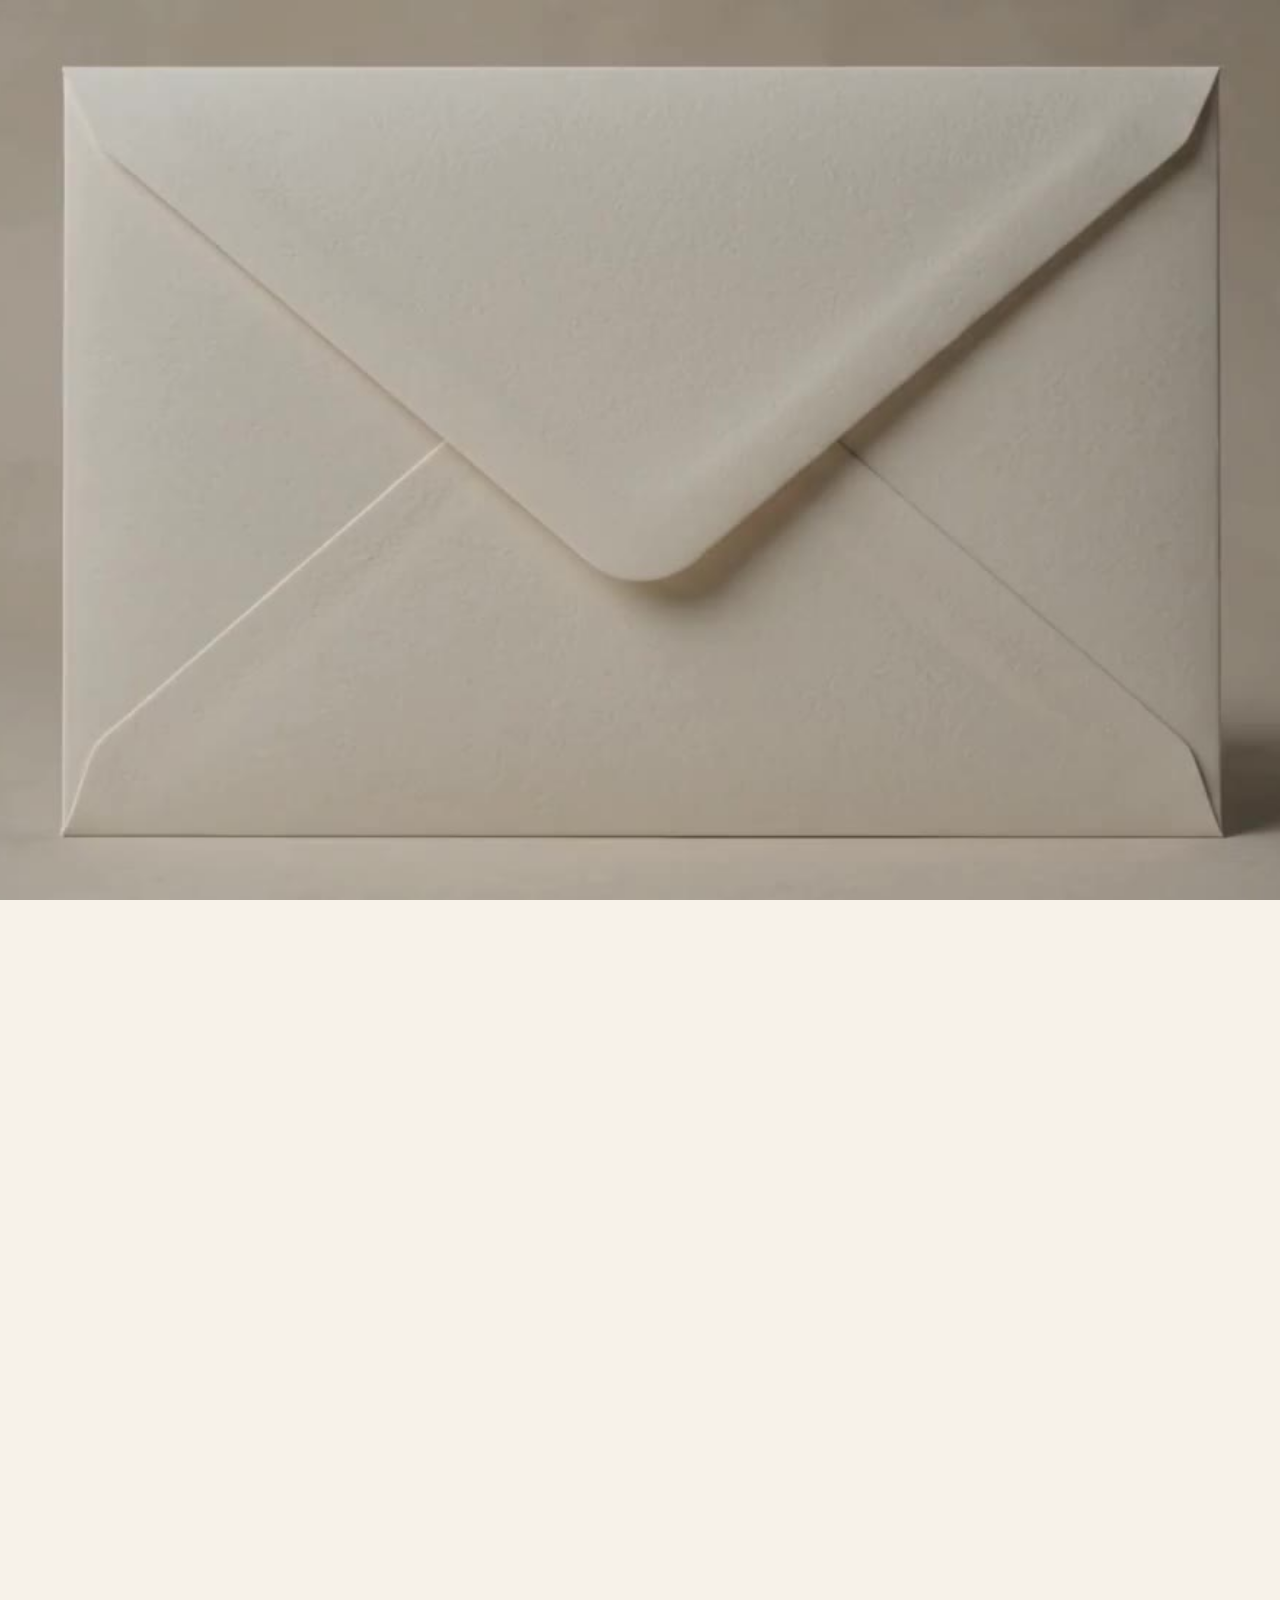
<file: index.html>
<!DOCTYPE html>
<html lang="en">
<head>
<meta charset="UTF-8">
<meta name="viewport" content="width=device-width, initial-scale=1, viewport-fit=cover">

<!-- Locks the page down to just the hosts it actually uses: this origin,
     Google Fonts, and the Apps Script form endpoint. The one inline
     <script> below (marks the doc script-capable pre-paint) is allowed by
     its exact hash rather than a blanket 'unsafe-inline', so a script hung
     off an injected <img onerror> or similar still won't run. Real
     clickjacking protection (frame-ancestors) needs an HTTP header, which
     plain GitHub Pages can't send — a meta tag can't carry it.

     🔴 connect-src must list BOTH Apps Script hosts. A POST to a
     /macros/s/…/exec URL never answers directly: script.google.com
     replies 302 to https://script.googleusercontent.com/macros/echo?…
     and the actual response body comes from there. CSP is enforced
     against every hop of a redirect chain, so with only
     script.google.com allowed the browser blocks the redirect, fetch()
     rejects with a bare TypeError, and the guest gets "that didn't
     send" on the very last step after filling the whole form in — the
     row never reaches the Sheet. Removing either host re-breaks the
     form, and it breaks it *only* in production, since the failure
     needs a real cross-origin POST to show up at all. -->
<meta http-equiv="Content-Security-Policy" content="default-src 'self'; script-src 'self' 'sha256-DamCoPgB/VkDCPsu0R6X4sJsz1c66vGlUGBXLu04Yxg='; style-src 'self' https://fonts.googleapis.com; font-src 'self' https://fonts.gstatic.com; img-src 'self' data:; media-src 'self'; connect-src 'self' https://script.google.com https://script.googleusercontent.com; base-uri 'self'; form-action 'self'; object-src 'none'; upgrade-insecure-requests">
<meta name="referrer" content="strict-origin-when-cross-origin">

<!-- ================================================================
     Sarah & Spencer — Save the Date
     Content + asset paths live in assets/js/config.js.
     The strings below are the no-JS / crawler mirror of that config;
     config.js overwrites them at runtime and warns on localhost if
     the two ever drift apart.
     ================================================================ -->

<title>Sarah &amp; Spencer | Save the Date</title>
<meta name="description" content="Sarah &amp; Spencer are getting married. June 12, 2027 · Whitefish, Montana. Formal invitation and weekend details to follow.">
<!-- Guests receive this link directly, so there is no traffic to gain from
     search, and it keeps the date, venue and both names out of results.
     Link-preview crawlers (iMessage/WhatsApp/social) ignore robots meta,
     so the Open Graph/Twitter cards below still work regardless. -->
<meta name="robots" content="noindex, nofollow">
<meta name="theme-color" content="#f7f2e9">
<meta name="color-scheme" content="light">
<link rel="canonical" href="https://sreppond.github.io/Spencer-Sarah/">
<link rel="icon" href="assets/img/favicon.svg" type="image/svg+xml">
<link rel="apple-touch-icon" href="assets/img/apple-touch-icon.png">

<!-- Link preview: iMessage / SMS / WhatsApp / social.
     Absolute HTTPS URLs are required — these are read by crawlers
     that never execute JavaScript, so they stay static here. -->
<meta property="og:type" content="website">
<meta property="og:site_name" content="Sarah &amp; Spencer">
<meta property="og:title" content="Sarah &amp; Spencer | Save the Date">
<meta property="og:description" content="June 12, 2027 · Whitefish, Montana">
<meta property="og:url" content="https://sreppond.github.io/Spencer-Sarah/">
<meta property="og:image" content="https://sreppond.github.io/Spencer-Sarah/assets/img/social-preview.jpg">
<meta property="og:image:secure_url" content="https://sreppond.github.io/Spencer-Sarah/assets/img/social-preview.jpg">
<meta property="og:image:type" content="image/jpeg">
<meta property="og:image:width" content="1200">
<meta property="og:image:height" content="630">
<meta property="og:image:alt" content="A cream envelope holding Sarah &amp; Spencer's save the date – June 12, 2027, Whitefish, Montana">
<meta name="twitter:card" content="summary_large_image">
<meta name="twitter:title" content="Sarah &amp; Spencer | Save the Date">
<meta name="twitter:description" content="June 12, 2027 · Whitefish, Montana">
<meta name="twitter:image" content="https://sreppond.github.io/Spencer-Sarah/assets/img/social-preview.jpg">
<meta name="twitter:image:alt" content="Sarah &amp; Spencer – June 12, 2027 – Whitefish, Montana">

<link rel="preconnect" href="https://fonts.googleapis.com">
<link rel="preconnect" href="https://fonts.gstatic.com" crossorigin>
<link rel="preload" as="image" href="assets/video/whitefish-hero-poster.jpg" fetchpriority="high">
<link rel="preload" as="image" href="assets/typography/sarah-spencer-exact-title.svg" fetchpriority="high">
<!-- The envelope is the first thing a guest sees and almost always the
     first thing they tap, so — unlike the hero loop below it, which waits
     for the hand-off — its poster loads eagerly, in parallel with
     everything else above the fold. The video itself has no supported
     `as` value for <link rel=preload> (Chromium logs it and ignores it);
     `preload="auto"` on the <video> tag below does the same job and is
     the one browsers actually honour. -->
<link rel="preload" as="image" href="assets/video/envelope-open-poster.jpg" fetchpriority="high">
<!-- Two Garamonds, on purpose. Cormorant is a display cut with a very small
     x-height — beautiful at 40px, unreadable as body copy — so it now sets
     only the large display lines. EB Garamond is a true text face and takes
     every word a guest actually has to read. See CSS §0. -->
<link href="https://fonts.googleapis.com/css2?family=Cormorant+Garamond:wght@500;600&family=EB+Garamond:ital,wght@0,400;0,500;0,600;1,400&display=swap" rel="stylesheet">
<!-- ?v= is a cache buster, and it is not optional.
     GitHub Pages serves every file with its own long-lived cache entry, so a
     returning guest can pick up a new index.html while still holding the old
     stylesheet and script — which renders the new markup with rules that no
     longer exist for it. That is not a subtle degradation: the buttons lose
     their shape and fall back to blue underlined links, and the arrow SVGs
     become full-size black triangles down the middle of the painting.

     BUMP THIS TOKEN whenever save-the-date.css or save-the-date.js changes.
     The date is only a convention — any value the browser has not seen works. -->
<link rel="stylesheet" href="assets/css/save-the-date.css?v=20260816a">

<!-- Marks the document as script-capable before first paint so the
     envelope overlay only ever appears when it can actually open. -->
<script>document.documentElement.className += ' js';</script>

<script defer src="assets/js/config.js?v=20260816a"></script>
<!-- Standalone and self-wiring: it reads config.js, upgrades every
     [data-calendar] href, and is the one ICS generator on this site.
     Must load after config.js and can load before or after the page
     script — it depends on neither. -->
<script defer src="assets/js/calendar.js?v=20260811g"></script>
<script defer src="assets/js/hero-nav.js?v=20260812b"></script>
<script defer src="assets/js/save-the-date.js?v=20260816a"></script>
</head>

<body>

<!-- Persistent hero-top bar: a hamburger (left) and an RSVP button (right),
     both visible from the first frame, straight over the painting. See
     CSS §1.5 for why this is safe over the artwork (bloom, not a plate)
     and assets/js/hero-nav.js for the open/close behaviour. -->
<nav class="hero-nav" id="hero-nav" aria-label="Site">
  <button type="button" class="hero-nav-toggle" id="hero-nav-toggle"
          aria-haspopup="true" aria-expanded="false" aria-controls="hero-nav-menu">
    <span class="hero-nav-toggle-bars" aria-hidden="true"><span></span><span></span><span></span></span>
    <span class="sr-only">Menu</span>
  </button>

  <a class="hero-nav-rsvp" href="#details">
    <span class="hero-nav-rsvp-label">Share Your Info!</span>
    <i class="hero-nav-rsvp-icon" aria-hidden="true">
      <svg viewBox="0 0 24 24" fill="none" stroke="currentColor" stroke-width="2" stroke-linecap="round" stroke-linejoin="round" focusable="false"><polyline points="9 18 15 12 9 6"></polyline></svg>
    </i>
  </a>

  <div class="hero-nav-menu" id="hero-nav-menu" hidden>
    <ul class="hero-nav-menu-links">
      <li><a href="./" aria-current="page">Save the Date</a></li>
      <li><a href="travel/">Travel &amp; Stay</a></li>
    </ul>
  </div>
</nav>

<a class="skip-link" href="#details">Skip to the form</a>

<!-- ============================================================
     1 · THE ENVELOPE
     Full-screen, tactile, one interaction. A real envelope on
     film, cut to end on a held white frame.
     ============================================================ -->
<div id="envelope-scene" class="env-scene" aria-hidden="false">
  <div class="env-stage">
    <button type="button" id="envelope" class="env" aria-label="Open your save the date from Sarah and Spencer">
      <!-- Real footage, not CSS: a physical envelope opening, cut to end
           on a held white frame so it can hand off to the hero with one
           opacity fade (see CSS §1) instead of two colours meeting. Poster
           is the clip's own frame 0 — tapping hands off to playback on the
           same pixels the guest was already looking at.

           The poster below is the landscape clip's, matching the eager
           preload in <head> — a guaranteed no-flash default on every
           device for the ~20KB it costs the ones that swap it a moment
           later. No <source>, though: save-the-date.js picks between a
           portrait take (phones) and this landscape one (everywhere else)
           and writes whichever one applies directly, the same way it
           drives the hero loop below. A static <source> here would start
           fetching whichever file it named on every device the instant
           the browser parses this tag, before that choice ever runs —
           and unlike the poster, that one is megabytes, not kilobytes.
           See assets/video/README.md. -->
      <video id="envelope-video" class="env-video" muted playsinline preload="auto"
             poster="assets/video/envelope-open-poster.jpg"
             disablepictureinpicture controlslist="nodownload noplaybackrate noremoteplayback"
             tabindex="-1" aria-hidden="true"></video>
    </button>
  </div>
</div>


<!-- ============================================================
     2 · THE PAGE
     ============================================================ -->
<main id="page" class="page">

  <!-- ---------- HERO ----------
       .hero is the scroll runway (about 118svh); .hero-viewport is the
       single sticky pane that holds the painting still while the copy
       lifts away and the paper rises over it. Everything inside the
       viewport is one composited layer stack — see CSS §2. -->
  <header class="hero" id="hero">
    <div class="hero-viewport">

      <div class="hero-media" aria-hidden="true">
        <!-- The loop's own first frame, so the video fades in over an identical
             picture. See config.media.heroPoster. -->
        <img class="hero-still" id="hero-still" src="assets/video/whitefish-hero-poster.jpg" alt="" decoding="async" fetchpriority="high">
        <!-- Muted + playsinline + autoplay is the whole iOS autoplay contract;
             save-the-date.js also calls play() explicitly and falls back to
             the still above if the browser or the file says no. -->
        <video class="hero-video" id="hero-video"
               muted playsinline autoplay loop preload="none"
               disablepictureinpicture controlslist="nodownload noplaybackrate noremoteplayback"
               tabindex="-1" aria-hidden="true"></video>
      </div>
      <div class="hero-scrim" aria-hidden="true"></div>
      <div class="hero-dissolve" aria-hidden="true"></div>

      <div class="hero-content">
        <!-- The hero lettering is artwork, not live text. It was traced out of
             the painted reference by tools/extract-typography.py, so the exact
             letterforms, the gold ampersand and the sprig survive at any size.
             The alt strings are the readable copy and config.js drives them —
             see assets/typography/README.md before changing any of this. -->
        <div class="hero-type">
          <h1 class="hero-title">
            <img class="hero-title-art" src="assets/typography/sarah-spencer-exact-title.svg"
                 alt="Sarah &amp; Spencer" data-config-alt="couple"
                 width="1003" height="93" fetchpriority="high" decoding="async">
          </h1>
          <img class="hero-divider" src="assets/typography/botanical-divider-exact.svg" alt="" aria-hidden="true" width="322" height="30" decoding="async">
          <p class="hero-meta">
            <img class="hero-meta-art" src="assets/typography/event-meta-exact.svg"
                 alt="June 12, 2027 – Whitefish, Montana" data-hero-meta-alt
                 width="240" height="59" decoding="async">
          </p>
          <!-- The hero lettering is artwork and cannot be selected or found
               by an in-page search. Zero visual change: this exists only so
               the date is real, selectable, searchable text somewhere in
               the hero's DOM. Each span uses the same [data-config]
               mechanism as the rest of the page, so it can never drift from
               config.js without the localhost warning firing. -->
          <p class="sr-only">
            <span data-config="date.display">June 12, 2027</span> · <span data-config="location.display">Whitefish, Montana</span>
          </p>
        </div>

        <!-- The hero carries the names, the date and one instruction. The
             calendar and lodging actions used to live here; both were
             errands competing with the invitation, and the lodging deadline
             now lives where it is actually actionable — the end of the form,
             once we know who you are. -->
      </div>

      <!-- The only thing to do on this screen. Label above, arrow below. -->
      <a class="hero-cue" href="#celebrate">
        <span class="cue-label">Scroll for detail</span>
        <svg class="cue-arrow" viewBox="0 0 28 34" aria-hidden="true" focusable="false">
          <g fill="none" stroke="currentColor" stroke-width="1.6" stroke-linecap="round" stroke-linejoin="round">
            <path d="M14 3v25"/>
            <path d="M5.5 20.5 14 29l8.5-8.5"/>
          </g>
        </svg>
      </a>

    </div><!-- /hero-viewport -->
  </header>

  <!-- ---------- PAPER ---------- -->
  <div class="paper">

    <!-- The scroll-drawn vine used to run down this column. It was removed:
         its geometry is a fixed 2400-unit path stretched to the height of
         .paper, and the mosaic made .paper tall enough that the stem read as
         a stretched line with its leaves drifting off it — and it passed
         behind the mosaic cards, so it arrived cut. -->


    <!-- ---------- THE INVITATION LINE ----------
         One sentence, set as large as the column allows. It is the first
         thing under the painting and the only thing on its screen. -->
    <section class="sheet celebrate-sheet" id="celebrate" aria-labelledby="celebrate-heading">
      <h2 class="celebrate" id="celebrate-heading">
        Come celebrate with us in <em>Whitefish, Montana!</em>
      </h2>

      <!-- The calendar action lives here, and deliberately not on the hero:
           see the note in the hero above about errands competing with the
           invitation. This is where the hero's own instruction — "Scroll for
           detail" — lands, so the first thing under the painting is the one
           thing a guest can do before we ask them for anything.

           Both hrefs work with JavaScript off. The .ics is a committed file
           (regenerate with tools/make-ics.js) and the Google URL is written
           out; assets/js/calendar.js replaces both from config.js at runtime
           and warns on localhost if they have drifted. -->
      <div class="date-actions">
        <a class="flow-btn flow-btn--quiet date-btn"
           href="assets/sarah-and-spencer.ics" download="sarah-and-spencer.ics"
           data-calendar="ics">
          <span class="flow-btn__ink" aria-hidden="true"></span>
          <span class="flow-btn__content">
            <svg class="flow-btn__arrow flow-btn__arrow--in" viewBox="0 0 16 16" aria-hidden="true" focusable="false">
              <path d="M2.5 8h11M9 3.5 13.5 8 9 12.5" stroke-width="1.5" stroke-linecap="round" stroke-linejoin="round"/>
            </svg>
            <span class="flow-btn__label">Add to your calendar</span>
            <svg class="flow-btn__arrow flow-btn__arrow--out" viewBox="0 0 16 16" aria-hidden="true" focusable="false">
              <path d="M2.5 8h11M9 3.5 13.5 8 9 12.5" stroke-width="1.5" stroke-linecap="round" stroke-linejoin="round"/>
            </svg>
          </span>
        </a>
        <a class="date-alt" data-calendar="google"
           href="https://calendar.google.com/calendar/render?action=TEMPLATE&amp;text=Sarah%20%26%20Spencer%E2%80%99s%20Wedding&amp;dates=20270612T213000Z/20270613T040000Z&amp;ctz=America/Denver&amp;location=The%20Lodge%20at%20Whitefish%20Lake%2C%201380%20Wisconsin%20Ave%2C%20Whitefish%2C%20MT%2059937&amp;details=Details%3A%20https%3A%2F%2Fsreppond.github.io%2FSpencer-Sarah%2F">Or open it in Google Calendar</a>
      </div>
    </section>

    <!-- ---------- MOSAIC ----------
         One photograph, full width, that shrinks into a framed card as you
         scroll while five more fly in from the edges around it. Restored
         from the original site (commit 40cc855, "Cordially-style
         scroll-driven hero mosaic") and rebuilt on this site's scroll
         idiom: JS publishes one number, --mosaic-p, and every card reads
         it. Images are config-driven — see config.mosaic — and any that is
         missing renders the same "photograph to come" frame the old photo
         strip used, so the section is safe to ship before the photos are. -->
    <section class="mosaic" id="mosaic" aria-label="Photographs">
      <div class="mosaic-viewport">
        <div class="mosaic-stage">
          <figure class="m-card m-hero" data-mosaic="0"><span class="m-frame"></span></figure>
          <figure class="m-card m-sat m-tl" data-mosaic="1"><span class="m-frame"></span></figure>
          <figure class="m-card m-sat m-bl" data-mosaic="2"><span class="m-frame"></span></figure>
          <figure class="m-card m-sat m-tr" data-mosaic="3"><span class="m-frame"></span></figure>
          <figure class="m-card m-sat m-br" data-mosaic="4"><span class="m-frame"></span></figure>
          <figure class="m-card m-sat m-mr" data-mosaic="5"><span class="m-frame"></span></figure>
        </div>
      </div>
    </section>

    <!-- ---------- FORM ---------- -->
    <section class="sheet form-sheet" id="details" aria-labelledby="form-heading">
      <div class="sheet-inner">
        <p class="eyebrow">Save the date</p>
        <h2 class="sheet-title" id="form-heading">Stay in the loop</h2>
        <p class="sheet-lede">Leave us your details and we'll make sure the invitation
          and weekend plans find you.</p>

        <!-- Four questions, asked one at a time — see CSS §4.1 and the
             stepper in save-the-date.js. The stepping is entirely
             progressive enhancement: this markup is a plain, complete,
             natively-submittable form, and the script hides three of the
             four panes only once it is running. Nothing here depends on
             JavaScript to be readable, fillable or valid. -->
        <form class="gform" id="guest-form" novalidate>

          <!-- Stepper chrome. Ships hidden; the script reveals it. -->
          <div class="stepper" id="form-stepper" hidden>
            <ol class="stepper-dots" id="stepper-dots"></ol>
            <div class="stepper-rail" aria-hidden="true">
              <span class="stepper-rail-fill" id="stepper-rail-fill"></span>
            </div>
          </div>

          <!-- Step changes are a visual event; this is how they reach a
               screen reader. Kept out of the panes so re-rendering a pane
               never re-announces a stale message. -->
          <p class="sr-only" id="step-live" role="status" aria-live="polite"></p>

          <div class="step" data-step="0">
            <div class="field">
              <div class="step-head">
                <label class="step-q" for="g-name">Your full name</label>
                <span class="step-count" aria-hidden="true"></span>
              </div>
              <input id="g-name" name="name" type="text" autocomplete="name"
                     autocapitalize="words" spellcheck="false"
                     required aria-describedby="g-name-err" enterkeyhint="next">
              <p class="field-err" id="g-name-err" role="alert" hidden></p>
            </div>
          </div>

          <div class="step" data-step="1">
            <div class="field">
              <div class="step-head">
                <label class="step-q" for="g-email">Your email</label>
                <span class="step-count" aria-hidden="true"></span>
              </div>
              <input id="g-email" name="email" type="email" autocomplete="email"
                     inputmode="email" autocapitalize="off" spellcheck="false"
                     required aria-describedby="g-email-err" enterkeyhint="next">
              <p class="field-err" id="g-email-err" role="alert" hidden></p>
            </div>
          </div>

          <div class="step" data-step="2">
            <div class="field">
              <div class="step-head">
                <label class="step-q" for="g-phone">A number we can text <em class="step-optional">(optional)</em></label>
                <span class="step-count" aria-hidden="true"></span>
              </div>
              <input id="g-phone" name="phone" type="tel" autocomplete="tel"
                     inputmode="tel" aria-describedby="g-phone-err" enterkeyhint="next">
              <p class="field-err" id="g-phone-err" role="alert" hidden></p>
            </div>
          </div>

          <div class="step" data-step="3">
            <div class="field">
              <div class="step-head">
                <label class="step-q" for="g-address">Where to post the invitation</label>
                <span class="step-count" aria-hidden="true"></span>
              </div>
              <textarea id="g-address" name="address" rows="3" autocomplete="street-address"
                        aria-describedby="g-address-hint g-address-err"
                        enterkeyhint="done"></textarea>
              <p class="field-hint" id="g-address-hint">Street, city, state, ZIP – however you'd write it on a letter.</p>
              <p class="field-err" id="g-address-err" role="alert" hidden></p>
              <!-- Some guests are mid-move and genuinely do not have this yet.
                   Submitting through here sends the rest of the form with an
                   empty address rather than blocking on a field they cannot
                   fill in today. save-the-date.js flags the row so it reads
                   as "no address yet," not as a guest who gave up. -->
              <button type="button" class="field-skip" id="g-address-skip">Don't have it handy? Send the rest and we'll follow up.</button>
            </div>
          </div>

          <!-- Simple bot trap. Real guests never see or fill either of
               these. `company` is ours and is checked before we send;
               `_gotcha` is the field name Formspree filters on, so a bot
               that fills everything is dropped on our side and on theirs.
               Neither is ever included in the payload. -->
          <div class="hp" aria-hidden="true">
            <label for="g-company">Company</label>
            <input id="g-company" name="company" type="text" tabindex="-1" autocomplete="off">
            <label for="g-gotcha">Leave this empty</label>
            <input id="g-gotcha" name="_gotcha" type="text" tabindex="-1" autocomplete="off">
          </div>

          <div class="form-actions">
            <!-- Stays type=submit on every step so Enter always advances;
                 the script decides whether a submit means "next" or "send". -->
            <button class="flow-btn flow-btn--gold btn-send" type="submit" id="guest-submit">
              <span class="flow-btn__ink" aria-hidden="true"></span>
              <span class="flow-btn__content">
                <svg class="flow-btn__arrow flow-btn__arrow--in" viewBox="0 0 16 16" aria-hidden="true" focusable="false">
                  <path d="M2.5 8h11M9 3.5 13.5 8 9 12.5" stroke-width="1.5" stroke-linecap="round" stroke-linejoin="round"/>
                </svg>
                <span class="flow-btn__label btn-send-label">Send our details</span>
                <svg class="flow-btn__arrow flow-btn__arrow--out" viewBox="0 0 16 16" aria-hidden="true" focusable="false">
                  <path d="M2.5 8h11M9 3.5 13.5 8 9 12.5" stroke-width="1.5" stroke-linecap="round" stroke-linejoin="round"/>
                </svg>
              </span>
            </button>

            <button type="button" class="step-back" id="step-back" hidden>Go back</button>
          </div>

          <p class="form-status" id="form-status" role="status" aria-live="polite"></p>
        </form>

        <!-- tabindex=-1 so the script can move focus here on success.
             Swapping the form out without moving focus leaves a screen
             reader parked on a button that no longer exists. -->
        <!-- The form is the last thing on the page. A successful send lands
             here with a CTA on to Travel & Stay; the booking-deadline
             message itself lives in the #book-nudge popup below, which
             save-the-date.js opens a beat later. A remembered return
             visit (already submitted, days ago) shows the same screen,
             with a quiet "sent something already? update it" link added
             by save-the-date.js — and no popup, since it's already been
             seen. -->
        <div class="form-done" id="form-done" tabindex="-1" hidden>
          <span class="done-mark" aria-hidden="true"></span>
          <p class="done-line">Thank you — you're all set.</p>
          <p class="done-sub" id="done-sub">We'll be in touch well before June.</p>

          <a class="flow-btn flow-btn--gold done-next" href="travel/">
            <span class="flow-btn__ink" aria-hidden="true"></span>
            <span class="flow-btn__content">
              <svg class="flow-btn__arrow flow-btn__arrow--in" viewBox="0 0 16 16" aria-hidden="true" focusable="false">
                <path d="M2.5 8h11M9 3.5 13.5 8 9 12.5" stroke-width="1.5" stroke-linecap="round" stroke-linejoin="round"/>
              </svg>
              <span class="flow-btn__label">Continue to Travel &amp; Stay</span>
              <svg class="flow-btn__arrow flow-btn__arrow--out" viewBox="0 0 16 16" aria-hidden="true" focusable="false">
                <path d="M2.5 8h11M9 3.5 13.5 8 9 12.5" stroke-width="1.5" stroke-linecap="round" stroke-linejoin="round"/>
              </svg>
            </span>
          </a>
        </div>
      </div>
    </section>

  </div><!-- /paper -->

  <!-- The booking nudge. A genuine popup — the one deliberately-timed,
       unmissable moment on the page — because the old one-line footnote
       under the hand-off button ("book by end of October") was too easy
       to skim past. save-the-date.js opens this itself, once, right after
       a fresh "send our details" (never on a remembered return visit).
       Fixed overlay, sibling within <main> rather than a document.body
       append, matching the .lodge-lightbox pattern in travel/index.html —
       starts hidden and stays that way until script says otherwise. -->
  <div class="book-nudge" id="book-nudge" hidden>
    <div class="book-nudge-backdrop" id="book-nudge-backdrop"></div>
    <div class="book-nudge-dialog" id="book-nudge-dialog" role="dialog" aria-modal="true"
         aria-labelledby="book-nudge-title" aria-describedby="book-nudge-body" tabindex="-1">
      <button type="button" class="book-nudge-close" id="book-nudge-close" aria-label="Close">
        <svg viewBox="0 0 20 20" aria-hidden="true" focusable="false">
          <path d="M5 5l10 10M15 5 5 15" fill="none" stroke="currentColor" stroke-width="1.6" stroke-linecap="round"/>
        </svg>
      </button>
      <p class="eyebrow book-nudge-eyebrow">One quick thing before you go</p>
      <h2 class="book-nudge-title" id="book-nudge-title">Whitefish books up fast</h2>
      <p class="book-nudge-body" id="book-nudge-body">
        It's a small lake town with one big wedding weekend, so beds go quicker
        than you'd think. <strong>We strongly recommend locking in your stay by
        the end of October</strong> — after that it's genuinely a toss-up whether
        there's a room left with your name on it.
      </p>
      <a class="flow-btn flow-btn--gold book-nudge-cta" href="travel/">
        <span class="flow-btn__ink" aria-hidden="true"></span>
        <span class="flow-btn__content">
          <svg class="flow-btn__arrow flow-btn__arrow--in" viewBox="0 0 16 16" aria-hidden="true" focusable="false">
            <path d="M2.5 8h11M9 3.5 13.5 8 9 12.5" stroke-width="1.5" stroke-linecap="round" stroke-linejoin="round"/>
          </svg>
          <span class="flow-btn__label">See Travel &amp; Stay</span>
          <svg class="flow-btn__arrow flow-btn__arrow--out" viewBox="0 0 16 16" aria-hidden="true" focusable="false">
            <path d="M2.5 8h11M9 3.5 13.5 8 9 12.5" stroke-width="1.5" stroke-linecap="round" stroke-linejoin="round"/>
          </svg>
        </span>
      </a>
      <button type="button" class="book-nudge-dismiss" id="book-nudge-dismiss">I'll book soon, promise</button>
    </div>
  </div>
</main>

</body>
</html>
</file>
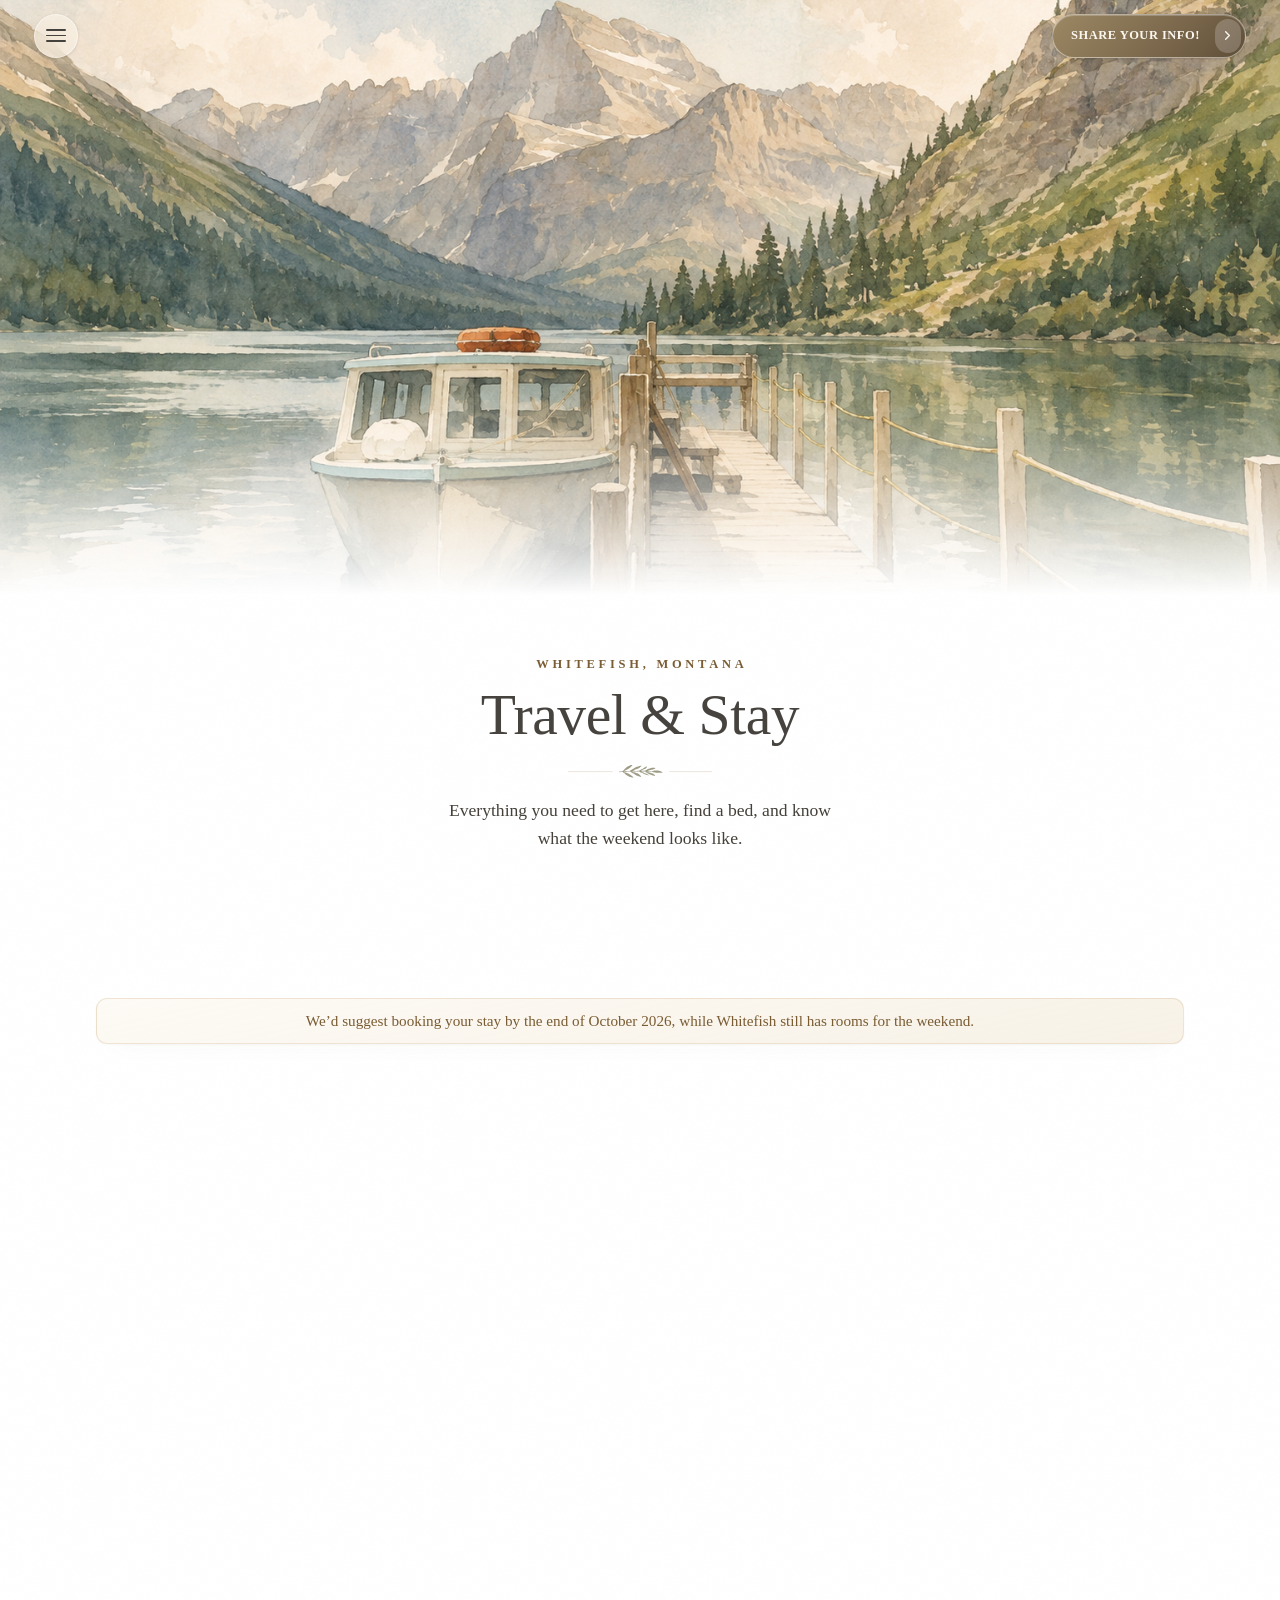
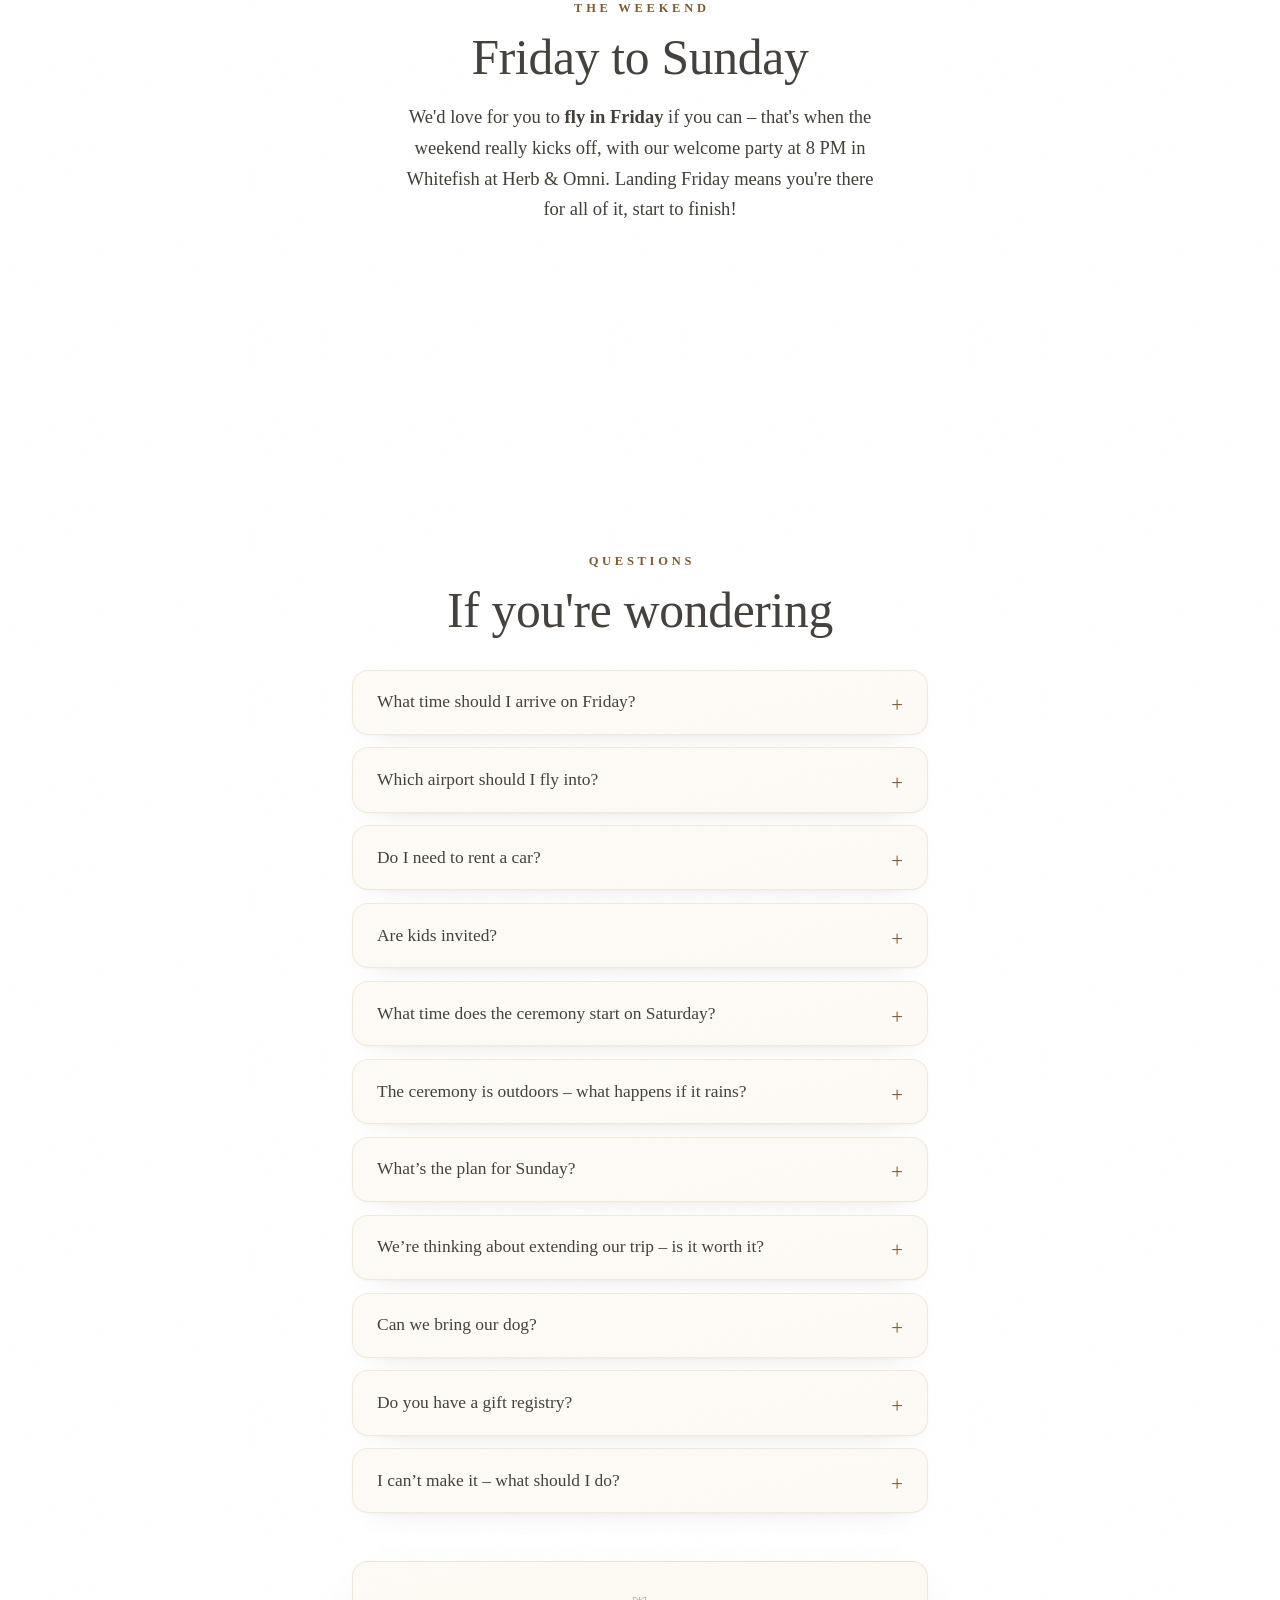
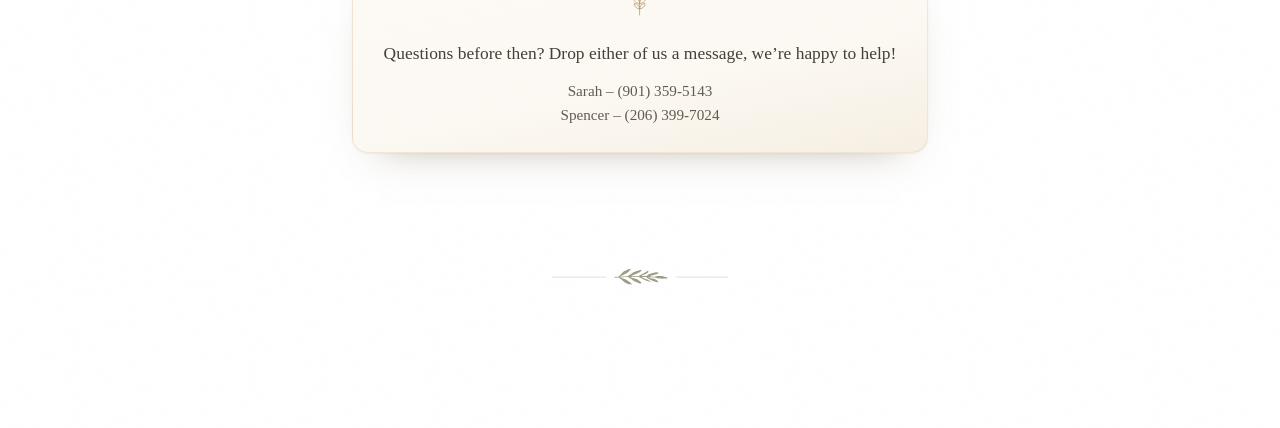
<file: travel/index.html>
<!DOCTYPE html>
<html lang="en">
<head>
<meta charset="UTF-8">
<meta name="viewport" content="width=device-width, initial-scale=1, viewport-fit=cover">

<!-- Same policy shape as index.html's head — see the comment there. No
     form on this page, so no need for the script.google.com connect-src
     entry index.html carries for the guest-details submit. -->
<meta http-equiv="Content-Security-Policy" content="default-src 'self'; script-src 'self' 'sha256-DamCoPgB/VkDCPsu0R6X4sJsz1c66vGlUGBXLu04Yxg='; style-src 'self' https://fonts.googleapis.com; font-src 'self' https://fonts.gstatic.com; img-src 'self' data:; media-src 'self'; connect-src 'self'; base-uri 'self'; form-action 'self'; object-src 'none'; upgrade-insecure-requests">
<meta name="referrer" content="strict-origin-when-cross-origin">

<!-- ================================================================
     Sarah & Spencer — Travel & Stay

     Plain HTML, the existing stylesheet, and two small ES modules —
     see the architecture note in BUILDGUIDE §B.0. No build step: Spencer
     edits assets/js/travel-data.js in GitHub's web editor and pushes.

     This ships in stages (per the guide's own order of work): hero, nav
     and footer first, since that alone is a useful page; the content
     sections land in the commits after this one. Nothing here is a dead
     link — a section not yet built simply isn't linked from the nav yet.
     ================================================================ -->

<title>Travel &amp; Stay | Sarah &amp; Spencer</title>
<meta name="description" content="Where to stay for Sarah and Spencer's wedding in Whitefish, Montana – lodging and the weekend, June 12, 2027.">
<meta name="theme-color" content="#ffffff">
<meta name="color-scheme" content="light">
<!-- Guests reach this from the save-the-date's own nav, not search — see
     A8/§A8. Link-preview crawlers ignore robots meta either way. -->
<meta name="robots" content="noindex, nofollow">
<link rel="canonical" href="https://sreppond.github.io/Spencer-Sarah/travel/">
<link rel="icon" href="../assets/img/favicon.svg" type="image/svg+xml">
<link rel="apple-touch-icon" href="../assets/img/apple-touch-icon.png">

<meta property="og:type" content="website">
<meta property="og:site_name" content="Sarah &amp; Spencer">
<meta property="og:title" content="Travel &amp; Stay | Sarah &amp; Spencer">
<meta property="og:description" content="Lodging and the weekend – June 12, 2027, Whitefish, Montana">
<meta property="og:url" content="https://sreppond.github.io/Spencer-Sarah/travel/">
<meta property="og:image" content="https://sreppond.github.io/Spencer-Sarah/assets/img/social-preview.jpg">
<meta property="og:image:type" content="image/jpeg">
<meta property="og:image:width" content="1200">
<meta property="og:image:height" content="630">
<meta name="twitter:card" content="summary_large_image">
<meta name="twitter:title" content="Travel &amp; Stay | Sarah &amp; Spencer">
<meta name="twitter:description" content="Lodging and the weekend – June 12, 2027, Whitefish, Montana">
<meta name="twitter:image" content="https://sreppond.github.io/Spencer-Sarah/assets/img/social-preview.jpg">

<link rel="preconnect" href="https://fonts.googleapis.com">
<link rel="preconnect" href="https://fonts.gstatic.com" crossorigin>
<link href="https://fonts.googleapis.com/css2?family=Cormorant+Garamond:wght@500;600&family=EB+Garamond:ital,wght@0,400;0,500;0,600;1,400&display=swap" rel="stylesheet">
<!-- Same stylesheet as the rest of the site — one design system, no
     second copy of the tokens to drift out of sync. Bump ?v= whenever
     save-the-date.css changes; current token matches index.html's. -->
<link rel="stylesheet" href="../assets/css/save-the-date.css?v=20260816a">

<script>document.documentElement.className += ' js';</script>
<script defer src="../assets/js/config.js?v=20260816a"></script>
<script defer src="../assets/js/travel-data.js?v=20260813b"></script>
<script defer src="../assets/js/calendar.js?v=20260811g"></script>
<script defer src="../assets/js/travel.js?v=20260816a"></script>
</head>

<body class="page-sub travel-page">

<!-- Same hero-nav component as index.html: a hamburger (left) and an RSVP
     button (right), fixed over the top of the page from the first frame.
     RSVP points back at the save-the-date's own form, since this page has
     none of its own. Wired up by the "Hero nav" block in travel.js. -->
<nav class="hero-nav" id="hero-nav" aria-label="Site">
  <button type="button" class="hero-nav-toggle" id="hero-nav-toggle"
          aria-haspopup="true" aria-expanded="false" aria-controls="hero-nav-menu">
    <span class="hero-nav-toggle-bars" aria-hidden="true"><span></span><span></span><span></span></span>
    <span class="sr-only">Menu</span>
  </button>

  <a class="hero-nav-rsvp" href="../#details">
    <span class="hero-nav-rsvp-label">Share Your Info!</span>
    <i class="hero-nav-rsvp-icon" aria-hidden="true">
      <svg viewBox="0 0 24 24" fill="none" stroke="currentColor" stroke-width="2" stroke-linecap="round" stroke-linejoin="round" focusable="false"><polyline points="9 18 15 12 9 6"></polyline></svg>
    </i>
  </a>

  <div class="hero-nav-menu" id="hero-nav-menu" hidden>
    <ul class="hero-nav-menu-links">
      <li><a href="../">Save the Date</a></li>
      <li><a href="./" aria-current="page">Travel &amp; Stay</a></li>
    </ul>
  </div>
</nav>

<main class="paper" id="page">

  <!-- ---------- HERO ----------
       Opens on the Glacier Image (full-bleed), masked so its foot
       dissolves straight into the white page background rather than
       cutting to a hard edge — see .travel-hero-media in CSS §11.2. No
       calendar action: the copy leads straight from the photo into
       Where to Stay below. -->
  <header class="travel-hero" id="travel-hero">
    <div class="travel-hero-media">
      <img src="../images/Glacier Image.png" alt="Glacier-fed peaks above Whitefish, Montana" decoding="async" fetchpriority="high">
    </div>
    <div class="travel-hero-inner">
      <p class="eyebrow">Whitefish, Montana</p>
      <h1 class="travel-hero-title">Travel &amp; Stay</h1>
      <img class="travel-hero-divider" src="../assets/typography/botanical-divider-exact.svg" alt="" aria-hidden="true" width="322" height="30">
      <p class="travel-hero-lede">Everything you need to get here, find a bed, and know what the weekend looks like.</p>
    </div>
  </header>

  <!-- ---------- WHERE TO STAY ----------
       The centerpiece — an expand-on-select image carousel, not a static
       grid of cards. Panels are built entirely from travel-data.js by
       travel.js, so a price, a photo or the whole panel order can change
       there without touching this markup — see the note on reordering in
       travel-data.js if the Grouse Mountain / Hotel Whitefish situation
       changes the recommended hierarchy. One panel is expanded at a time,
       its name and tagline fading in as it becomes active; selecting the
       already-active panel opens the lightbox below with the full detail
       for that property. -->
  <section class="sheet travel-section" id="where-to-stay" aria-labelledby="where-to-stay-heading">
    <h2 class="sr-only" id="where-to-stay-heading">Lodging in Whitefish</h2>
    <div class="sheet-inner sheet-inner--wide">
      <!-- No confirmed cutoff date exists yet — see travel-data.js
           lodgingBookBy for where this line comes from and what needs
           confirming before June 2027. -->
      <p class="lodge-urgency" id="lodge-urgency"></p>

      <ul class="lodge-carousel" id="lodge-gallery" hidden aria-label="Lodging options — select a hotel to preview it, select again for full details"></ul>

      <!-- No-JS fallback: a plain list, always accurate, always in the
           DOM. travel.js hides it once the interactive gallery above is
           built and warns on localhost if the property count drifts
           from travel-data.js. -->
      <ul class="lodge-fallback" id="lodge-fallback">
        <li>
          <strong>Grouse Mountain Lodge</strong> – our room block. Call Central
          Reservations at (406) 892-2525 and mention the "Simmons – Reppond
          Wedding Block." Mid-renovation and relaunching as "Hotel Whitefish." $$ of $$$$.
        </li>
        <li>
          <strong>The Lodge at Whitefish Lake</strong> – Staying where the wedding is. $$$$ of $$$$.
          <span class="lodge-fallback-todo">Details coming.</span>
        </li>
        <li>
          <strong>The Firebrand</strong> – Downtown, walkable to dinner. $$$ of $$$$.
          <span class="lodge-fallback-todo">Details coming.</span>
        </li>
        <li>
          <strong>Hidden Moose Lodge</strong> – A quiet, small-inn stay. $$$ of $$$$.
          <span class="lodge-fallback-todo">Details coming.</span>
        </li>
        <li>
          <strong>Vacation rentals</strong> – Easier on the budget, or a longer stay. $$ of $$$$.
          <span class="lodge-fallback-todo">Details coming.</span>
        </li>
      </ul>
    </div>
  </section>

  <!-- ---------- LODGING LIGHTBOX ----------
       One dialog, reused for all five properties — travel.js fills it in
       and toggles `.is-open` on click. Lives outside the sheet flow
       (fixed overlay) but stays a sibling within <main> rather than a
       document.body append, so it needs no separate mount step. Starts
       hidden; travel.js is the only thing that ever removes [hidden]. -->
  <div class="lodge-lightbox" id="lodge-lightbox" hidden>
    <div class="lodge-lightbox-backdrop" id="lodge-lightbox-backdrop"></div>
    <div class="lodge-lightbox-dialog" id="lodge-lightbox-dialog"
         role="dialog" aria-modal="true" aria-labelledby="lodge-lightbox-name" tabindex="-1">
      <button type="button" class="lodge-lightbox-close" id="lodge-lightbox-close" aria-label="Close">
        <svg viewBox="0 0 20 20" aria-hidden="true" focusable="false">
          <path d="M5 5l10 10M15 5 5 15" fill="none" stroke="currentColor" stroke-width="1.6" stroke-linecap="round"/>
        </svg>
      </button>
      <div class="lodge-lightbox-media" id="lodge-lightbox-media"></div>
      <div class="lodge-lightbox-panel">
        <div class="lodge-lightbox-badges" id="lodge-lightbox-badges"></div>
        <h3 class="lodge-lightbox-name" id="lodge-lightbox-name"></h3>
        <p class="lodge-lightbox-price" id="lodge-lightbox-price"></p>
        <p class="lodge-lightbox-blurb" id="lodge-lightbox-blurb"></p>
        <p class="lodge-lightbox-proximity" id="lodge-lightbox-proximity" hidden></p>
        <div class="lodge-lightbox-meta" id="lodge-lightbox-meta"></div>
        <div class="lodge-lightbox-actions" id="lodge-lightbox-actions"></div>
      </div>
    </div>
  </div>

  <!-- ---------- THE WEEKEND ----------
       The most important logistical sentence on the whole site is in the
       lede below, not buried in a card: fly in Friday. Most of the detail
       under it is TODO by design (§E items 4 and 7) — each card still
       renders as a designed placeholder, never as empty space, per §E. -->
  <section class="sheet travel-section" id="the-weekend" aria-labelledby="the-weekend-heading">
    <div class="sheet-inner sheet-inner--wide">
      <p class="eyebrow">The Weekend</p>
      <h2 class="sheet-title" id="the-weekend-heading">Friday to Sunday</h2>
      <p class="sheet-lede">We'd love for you to <strong>fly in Friday</strong> if you can – that's
        when the weekend really kicks off, with our welcome party at 8&nbsp;PM in
        Whitefish at Herb &amp; Omni. Landing Friday means you're there for all of it,
        start to finish!</p>

      <ol class="weekend-list" id="weekend-list"></ol>
    </div>
  </section>

  <!-- ---------- QUESTIONS ----------
       The section people land on when something has gone wrong, so it
       stays plain and warm. Native <details>/<summary> — an accordion
       that needs no JavaScript to open, close, or be keyboard-operable. -->
  <section class="sheet travel-section" id="questions" aria-labelledby="questions-heading">
    <div class="sheet-inner">
      <p class="eyebrow">Questions</p>
      <h2 class="sheet-title" id="questions-heading">If you're wondering</h2>

      <div class="faq" id="faq" aria-live="polite"></div>

      <div class="local-contact" id="local-contact">
        <span class="local-contact-mark" aria-hidden="true">
          <svg viewBox="0 0 40 40" focusable="false"><g fill="none" stroke="currentColor" stroke-width=".9" stroke-linecap="round">
            <path d="M20 33V13"/>
            <path d="M20 20c0-4 3.2-7.2 7.2-7.2C27.2 16.8 24 20 20 20Z"/>
            <path d="M20 26c0-3.4 2.7-6.1 6.1-6.1C26.1 23.3 23.4 26 20 26Z"/>
            <path d="M20 20c0-4-3.2-7.2-7.2-7.2C12.8 16.8 16 20 20 20Z"/>
            <path d="M20 26c0-3.4-2.7-6.1-6.1-6.1C13.9 23.3 16.6 26 20 26Z"/>
          </g></svg>
        </span>
        <p class="local-contact-line" id="local-contact-line">Questions before then? Drop either of us a
          message, we're happy to help!</p>
        <p class="local-contact-meta" id="local-contact-meta">Sarah – (901) 359-5143<br>Spencer – (206) 399-7024</p>
      </div>
    </div>
  </section>

  <!-- Just the divider — same call as the save-the-date's own footer.
       Nothing below the last content section but the botanical mark the
       page closes every section with elsewhere; the way back home is
       already the wordmark at the top of the nav. -->
  <footer class="sheet end-sheet">
    <img class="end-divider" src="../assets/typography/botanical-divider-exact.svg" alt="" aria-hidden="true" width="322" height="30">
  </footer>

</main>

</body>
</html>
</file>
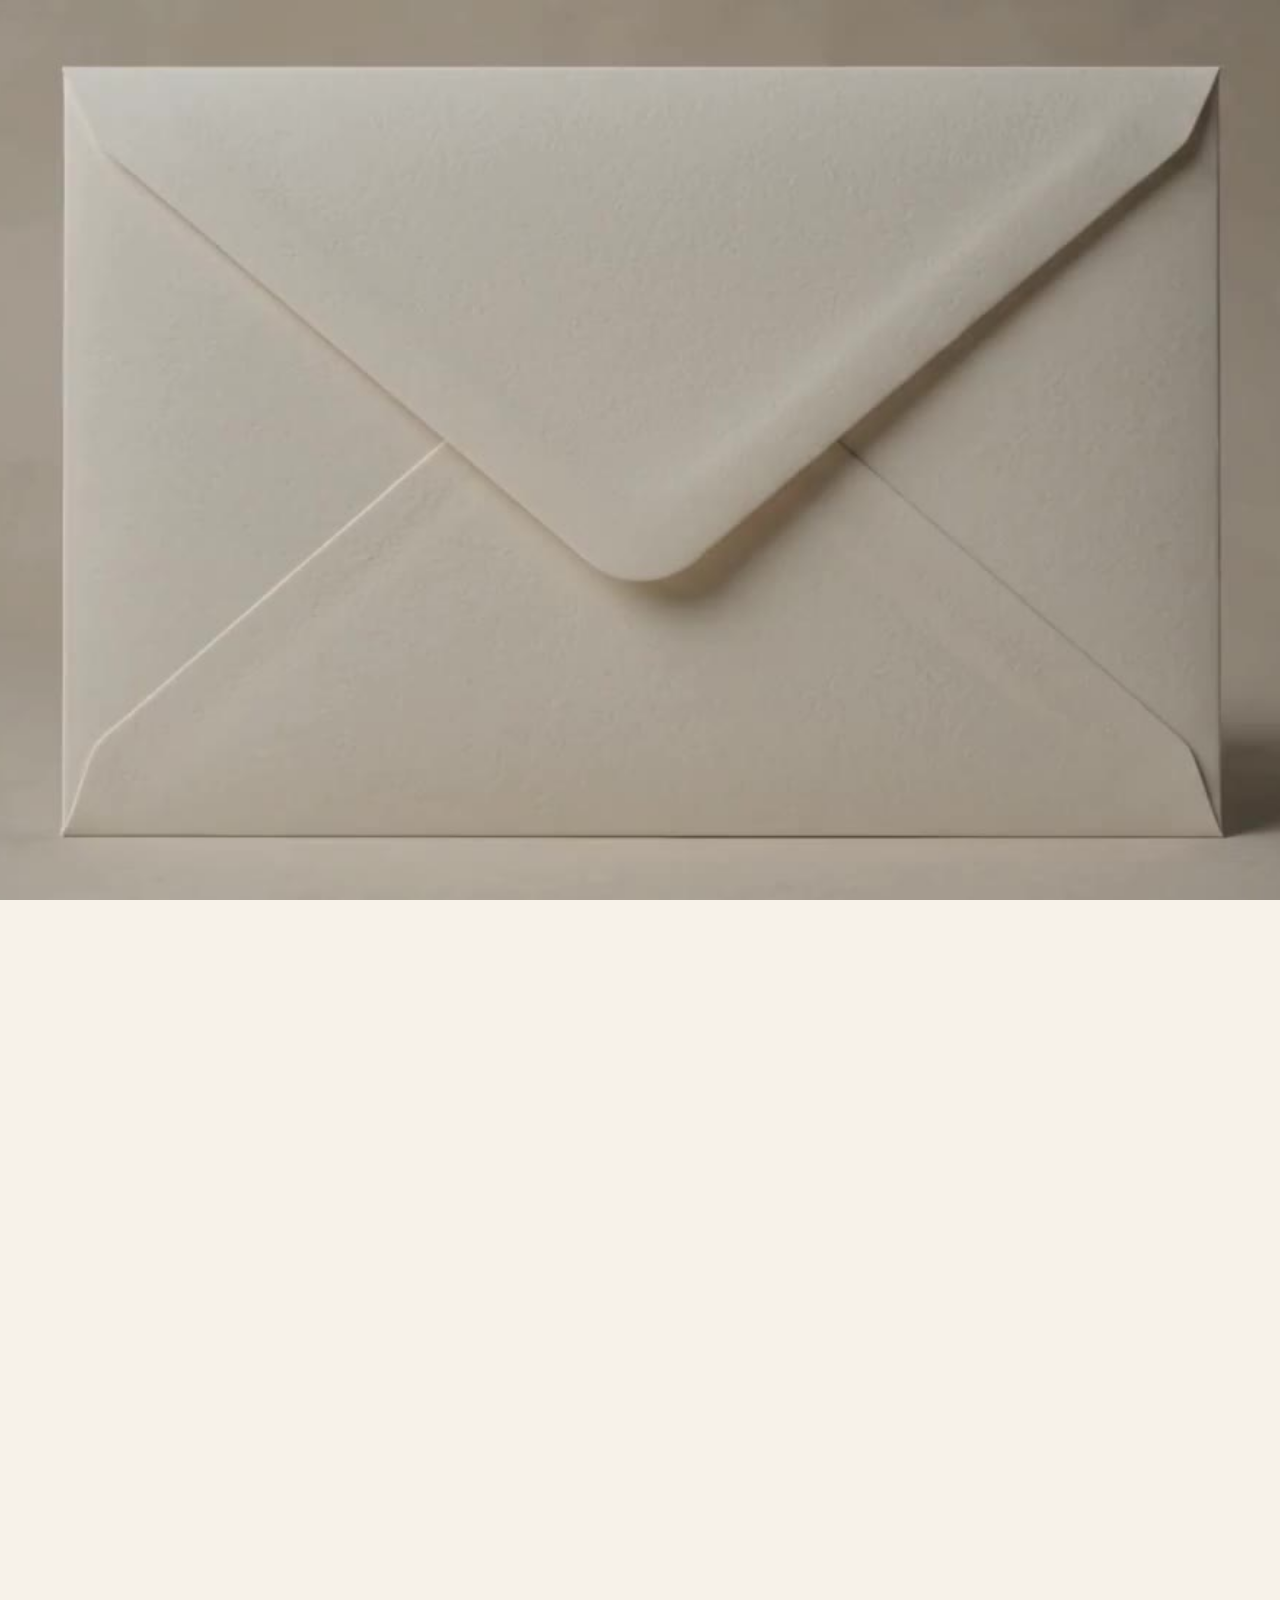
<file: save-the-date.html>
<!DOCTYPE html>
<html lang="en">
<head>
<meta charset="UTF-8">
<meta name="viewport" content="width=device-width, initial-scale=1">
<!-- See index.html's head for why this policy shape (hashed inline script,
     no wildcard hosts, no 'unsafe-inline'). Kept in sync by hand — this
     page's inline <script>/<style> are tiny and effectively never change. -->
<meta http-equiv="Content-Security-Policy" content="default-src 'self'; script-src 'self' 'sha256-Mwe/goL4lDQTPlGfHQxgGJhVYadc8bK3BP6TuBg6qzM='; style-src 'self' 'sha256-Pzk884IEzW82LuJz4Uot+FqQtCkDhG2OkIUVGuThdmo='; img-src 'self'; base-uri 'self'; form-action 'self'; object-src 'none'; upgrade-insecure-requests">
<meta name="referrer" content="strict-origin-when-cross-origin">
<title>Sarah &amp; Spencer | Save the Date</title>
<link rel="canonical" href="https://sreppond.github.io/Spencer-Sarah/">
<meta http-equiv="refresh" content="0; url=./">
<meta name="robots" content="noindex">
<style>body{font-family:Georgia,serif;background:#f7f2e9;color:#514e4b;padding:3rem;text-align:center}a{color:#a8834f}</style>
<script>location.replace('./' + location.search + location.hash);</script>
</head>
<body>
<!-- The save-the-date is now the site root. This stub keeps any link
     that was already shared at /save-the-date.html working. -->
<p>Taking you to the save the date… <a href="./">continue</a>.</p>
</body>
</html>
</file>
<file: assets/css/save-the-date.css>
/* ==========================================================================
   Sarah & Spencer — Save the Date
   Quiet luxury: parchment, olive, stone, a little antique gold.
   Mobile first. One motion language: slow, eased, physical.
   ========================================================================== */

:root {
  /* --- paper & ink --- */
  --paper:        #f7f2e9;
  --paper-warm:   #f2ebdd;
  --paper-deep:   #ece3d2;
  --card:         #fbf7f0;

  /* --- measured hero palette (see spec) --- */
  --ink:          #45423e;   /* headings, names, input values — 9.8:1 */
  --ink-body:     #443f38;   /* body copy — 9.6:1 */
  --ink-soft:     #625b50;   /* secondary copy, field labels — 6.0:1 */
  --date:         #8f8981;   /* hero date line */
  --stone:        #9c9382;   /* hero location line */
  --leaf:         #9e9c84;   /* botanical fills */
  --rule:         #cdbca6;   /* hairline rules */
  --gold:         #c49f6c;   /* ampersand + accents */
  --gold-deep:    #a8834f;
  --olive:        #7f8a6b;

  /* Darker siblings of --stone and --gold-deep, for text set on paper.
     The lighter pair stays where it belongs: the hero lettering (whose
     colours are specified exactly) and non-text botanical artwork.

     These were originally set to the lightest value that still cleared
     4.5:1 on paper, which is the wrong target for a Garamond at 300–400:
     a thin, low-x-height serif needs real headroom above the minimum or
     it greys out. Every one of these now clears 5.4:1, measured against
     --paper (#f7f2e9), the warmest point on the page. */
  --stone-text:   #6a6152;   /* 5.5:1 — hints, captions, quiet meta */
  --gold-text:    #7a5c33;   /* 5.5:1 — eyebrows, accents, the send button */
  --err:          #8c4f39;   /* 5.6:1 — validation messages */

  /* --- type -----------------------------------------------------------
     Two faces, one family tree. Cormorant Garamond is a *display* cut:
     its x-height is roughly 0.36em against EB Garamond's 0.48em, so at
     the body sizes this page was using it rendered with the effective
     size of ~12px text, in a 300 weight, in a light ink. That — not the
     colour and not the layout — is why the page was hard to read.

     Cormorant now does only what it is good at: the large display lines.
     EB Garamond, a true text Garamond drawn for continuous reading, takes
     every piece of copy you actually have to read: paragraphs, form
     labels, inputs, buttons, hints, errors and captions. The two are
     close cousins, so the page looks like itself — it just resolves. */
  --font-display: 'Cormorant Garamond', 'Iowan Old Style', Georgia, 'Times New Roman', serif;
  --font-text:    'EB Garamond', 'Iowan Old Style', Georgia, 'Times New Roman', serif;

  /* Minimum legible sizes. Nothing on this page may go below --t-micro,
     and --t-micro is only ever allowed for tracked uppercase labels of
     three words or fewer. Body copy starts at --t-body. */
  --t-micro: .78rem;   /* 12.5px — tracked caps only */
  --t-small: .95rem;   /* 15.2px — hints, captions, notes */
  --t-body:  1.09rem;  /* 17.4px — paragraphs */

  /* --- motion --- */
  --ease-out:    cubic-bezier(.16, 1, .3, 1);
  --ease-inout:  cubic-bezier(.62, .02, .26, 1);
  --ease-soft:   cubic-bezier(.25, .8, .28, 1);
  /* the reveal easing: a long, slow settle with no overshoot */
  --ease-reveal: cubic-bezier(.22, 1, .36, 1);
  /* the hero-nav's own curve: a light overshoot past the resting point.
     Drives the hamburger's fold into an X and the dropdown's arrival, so
     the two read as one gesture rather than two unrelated transitions.
     --ease-bounce-strong is the same shape pushed further, reserved for
     the hamburger's middle bar (it has the least distance to travel and
     reads as inert next to the outer two without the extra snap). */
  --ease-bounce:        cubic-bezier(.5, .85, .25, 1.1);
  --ease-bounce-strong: cubic-bezier(.5, .85, .25, 1.8);

  /* --- hero nav ---
     One thin border standing in for both controls' former glow — see
     §1.5 — so the hamburger and RSVP read as one family. */
  --nav-border: rgba(255, 255, 255, .45);

  /* --- RSVP pill ---
     The warm taupe/khaki fill for the RSVP button (§1.5), darkened just
     enough below its reference swatch that white text on it still clears
     4.5:1. */
  --rsvp-light: #9c8863;
  --rsvp:       #7d6a4e;
  --rsvp-deep:  #5f4e38;

  /* How far down the hero the painting starts dissolving into paper. One
     value in every configuration now — there is no scroll hand-off to hold
     it back for, so the painting carries the same soft foot always. */
  --hero-fade-start: 76%;

  /* 0 → 1: how much of the ivory at the foot of the painting is present.
     Always 1. It used to be handed to the scroll under html.js so the
     ivory arrived as you moved; that was part of what made the scroll down
     from the hero feel wrong, and it is gone. Kept as a variable because
     the dissolve and its warm bloom both read it. */
  --hero-ivory: 1;

  /* How the 4:3 artwork is framed inside a viewport that is never 4:3.
     One token, because the still, the video and the three parallax planes
     must crop identically or the planes slide out of register with the
     picture they were cut from — see §8 for what the numbers are doing. */
  --hero-framing: 50% 46%;

  /* Where the name/date/actions group centres in the viewport. Deliberately
     below middle: it leaves the clouds and the mountain line — the only
     things actually moving in the loop — completely unobstructed, and sets
     the copy over the lake, which is the calmest, most even part of the
     painting and so the most readable. */
  --hero-anchor: 59%;

  /* Total scroll runway of the hero. The default is exactly one screen —
     no sticky hand-off — because that is the only version guaranteed to
     behave everywhere. The extra runway is opted into below, gated on the
     same feature that makes sticky survive our overflow rules. */
  --hero-runway: 100svh;

  /* Inline glyphs, drawn once and tinted by whatever masks them. */
  --ico-alert: url("data:image/svg+xml,%3Csvg xmlns='http://www.w3.org/2000/svg' viewBox='0 0 24 24' fill='none' stroke='%23000' stroke-width='2.2' stroke-linecap='round'%3E%3Ccircle cx='12' cy='12' r='9.5'/%3E%3Cpath d='M12 7.2v5.6M12 16.6h.01'/%3E%3C/svg%3E");
  --ico-check: url("data:image/svg+xml,%3Csvg xmlns='http://www.w3.org/2000/svg' viewBox='0 0 24 24' fill='none' stroke='%23000' stroke-width='2.6' stroke-linecap='round' stroke-linejoin='round'%3E%3Cpath d='M4.5 12.5l5 5 10-11'/%3E%3C/svg%3E");

  --gutter: clamp(1.25rem, 6vw, 2.5rem);
  --safe-t: env(safe-area-inset-top, 0px);
  --safe-b: env(safe-area-inset-bottom, 0px);
  --safe-l: env(safe-area-inset-left, 0px);
  --safe-r: env(safe-area-inset-right, 0px);

  /* --- spacing scale ---------------------------------------------------
     Not a repo-wide constraint — most spacing on this page is a fluid
     clamp() tuned to its own section, and that's earned its keep. This is
     for the handful of static, same-role gaps where nothing warrants an
     independent value: the frosted-glass card family below (§11.5/11.6)
     had picked three slightly different paddings — 1.6rem, 1.7rem, 1.5rem
     — for what is visually the same card. New shared spots should reach
     for one of these before inventing a fourth. */
  --space-2xs: .5rem;    /*  8px */
  --space-xs:  .7rem;    /* 11.2px */
  --space-sm:  1rem;     /* 16px */
  --space-md:  1.5rem;   /* 24px */
  --space-lg:  2rem;     /* 32px */
  --space-xl:  3rem;     /* 48px */
}

*, *::before, *::after { box-sizing: border-box; margin: 0; padding: 0; }

/* `overflow-x: hidden` turns an element into a scroll container, which
   silently kills `position: sticky` for everything inside it — that is what
   the hero hand-off rides on. `clip` does the same job without creating one.
   The `hidden` line stays first as the fallback for engines that predate
   `clip`; those engines also skip the sticky runway entirely (see below), so
   they get a plain one-screen hero rather than a broken one. */
html {
  -webkit-text-size-adjust: 100%;
  overflow-x: hidden;
  overflow-x: clip;
}

body {
  font-family: var(--font-text);
  font-size: var(--t-body);
  line-height: 1.6;
  color: var(--ink-body);
  background: var(--paper);
  overflow-x: hidden;
  overflow-x: clip;
  -webkit-font-smoothing: antialiased;
  -moz-osx-font-smoothing: grayscale;
  text-rendering: optimizeLegibility;
}

/* Scroll is held only while the envelope is on screen. */
html.is-sealed, html.is-sealed body { overflow: hidden; height: 100%; }

img, svg, video { display: block; max-width: 100%; }
.svg-defs { position: absolute; width: 0; height: 0; overflow: hidden; }

/* A 1.5px hairline is not a focus ring, it is a rumour. 2.5px in the
   darkest accent on the palette is visible on paper, on the painting and
   on the charcoal envelope alike, which is the whole job. */
:focus-visible {
  outline: 2.5px solid var(--gold-text);
  outline-offset: 3px;
  border-radius: 2px;
}

/* Keyboard users landed on the envelope and then had to tab the whole
   hero to reach the only thing on the page that asks for input. */
.skip-link {
  position: absolute;
  top: 0;
  left: 50%;
  z-index: 200;
  padding: .85rem 1.6rem;
  border: 1px solid var(--gold-text);
  border-radius: 0 0 .55rem .55rem;
  background: var(--card);
  font-family: var(--font-text);
  font-size: var(--t-micro);
  font-weight: 600;
  letter-spacing: .2em;
  text-indent: .2em;
  text-transform: uppercase;
  color: var(--gold-text);
  text-decoration: none;
  transform: translate(-50%, -110%);
  transition: transform .22s var(--ease-out);
}
.skip-link:focus { transform: translate(-50%, 0); }


/* ==========================================================================
   1 · ENVELOPE
   ========================================================================== */

.env-scene {
  position: fixed;
  inset: 0;
  z-index: 90;
  overflow: hidden;
  /* The footage's own studio backdrop, not black — so there is nothing
     for the eye to catch between this and the video's first frame. */
  background: var(--paper-deep);
  opacity: 1;
  transition: opacity .85s var(--ease-soft);
}
/* Without JS there is nothing to open, so never show the envelope. */
html:not(.js) .env-scene { display: none; }
.env-scene.is-gone { opacity: 0; pointer-events: none; }

.env-stage { position: absolute; inset: 0; }

.env {
  position: absolute;
  inset: 0;
  width: 100%;
  height: 100%;
  border: 0;
  padding: 0;
  background: none;
  cursor: pointer;
  -webkit-tap-highlight-color: transparent;
  transition: transform .3s var(--ease-soft);
}
/* The button fills the screen, so a default outline would draw off-canvas
   and never be seen — pull it back onto the visible edge instead. */
.env:focus-visible { outline-offset: -6px; }
.env.is-open { cursor: default; }
/* The footage is the affordance; this only confirms a tap registered. */
.env.is-pressed { transform: scale(.985); }

.env-video {
  position: absolute;
  inset: 0;
  width: 100%;
  height: 100%;
  object-fit: cover;
  object-position: center;
  background: var(--paper-deep);
}

/* --- the whole envelope, whichever clip ends up on screen ---------------
   Two clips, two native shapes: the landscape studio shot is ~1.82:1 (see
   assets/video/README.md), the portrait take save-the-date.js prefers on
   phones is 9:16. `cover` crops brutally whenever the screen's own shape
   runs the opposite way of whichever clip is loaded — on a phone showing
   the landscape clip barely a quarter of the width survives; on the rare
   screen showing the portrait clip sideways (a landscape phone under the
   767px mobile threshold, or a fallback after the portrait file itself
   fails — see setEnvelopeSource/onError in save-the-date.js) most of the
   height goes the same way. `.is-mobile-cut` on `.env-scene` is JS's own
   record of which clip is actually loaded (not just screen width, so the
   fallback path gets this right too — see setEnvelopeSource), and each
   rule below only fires for the clip it actually applies to, on the axis
   that actually crops it. Both switch to `contain`, letterboxed on the
   scene's own paper tone (`.env-video`'s background, already set above)
   — the same tone the clip's own tail fades to, so the bars read as
   composed rather than broken. */
@media (max-aspect-ratio: 4/3) {
  .env-scene:not(.is-mobile-cut) .env-video { object-fit: contain; }
}
@media (orientation: landscape) {
  .env-scene.is-mobile-cut .env-video { object-fit: contain; }
}


/* ==========================================================================
   1.5 · HERO NAV
   One component, one markup partial, shared by both pages: a hamburger
   (left) that opens a small glass menu, and an RSVP button (right) that
   needs no script at all. Fixed to the top of the viewport and visible
   from the very first frame, straight over each page's own artwork, and
   stays on through the rest of the scroll too — there is nothing to gate
   here, so it is simply always there. index.html wires the toggle up with
   assets/js/hero-nav.js; travel/index.html has its own copy of the same
   handful of lines in the "Hero nav" block of travel.js, so nothing about
   either page depends on the other's script.

   Neither control is a plate over the artwork, but they no longer lean on
   a soft glow to prove it either — a large radial halo read as cheap once
   the rest of the page settled on hard, deliberate edges. Both now carry
   their own contained fill (frosted glass on the hamburger, a solid taupe
   gradient on RSVP) plus one thin --nav-border hairline, so the separation
   from whatever passage of sky, peak or paper sits behind them comes from
   the control itself, not a bloom bleeding past its own bounds.

   z-index sits below the save-the-date's envelope (90): while the
   envelope is up this is fully covered, so it is only ever seen once the
   guest has already opened it. travel/index.html has no envelope, but
   keeps the same value for the one component shared between them. */

.hero-nav {
  position: fixed;
  top: 0;
  left: 0;
  right: 0;
  z-index: 70;
  display: flex;
  align-items: flex-start;
  justify-content: space-between;
  padding: calc(var(--safe-t) + .85rem)
           calc(var(--gutter) - .35rem + var(--safe-r)) 0
           calc(var(--gutter) - .35rem + var(--safe-l));
  pointer-events: none;
}

.hero-nav-toggle,
.hero-nav-rsvp {
  position: relative;
  pointer-events: auto;
}

.hero-nav-toggle {
  display: flex;
  align-items: center;
  justify-content: center;
  width: 44px;
  height: 44px;
  border-radius: 50%;
  border: 1px solid var(--nav-border);
  background: rgba(251, 247, 240, .58);
  box-shadow: 0 1px 3px rgba(46, 38, 26, .16);
  -webkit-backdrop-filter: blur(14px) saturate(160%);
          backdrop-filter: blur(14px) saturate(160%);
  cursor: pointer;
  color: var(--ink);
  transition: color .3s var(--ease-soft), background .3s var(--ease-soft), border-color .3s var(--ease-soft);
}
.hero-nav-toggle:hover,
.hero-nav-toggle:focus-visible,
.hero-nav-toggle.is-open {
  color: var(--gold-text);
  background: rgba(251, 247, 240, .84);
  border-color: rgba(255, 255, 255, .7);
}

.hero-nav-toggle-bars {
  position: relative;
  display: block;
  width: 20px;
  height: 13px;
}
.hero-nav-toggle-bars span {
  position: absolute;
  left: 0;
  width: 100%;
  height: 1.6px;
  border-radius: 1px;
  background: currentColor;
}
.hero-nav-toggle-bars span:nth-child(1) {
  top: 0;
  transition: top .3s var(--ease-bounce), transform .3s var(--ease-bounce);
}
.hero-nav-toggle-bars span:nth-child(2) {
  top: 5.7px;
  transition: opacity .2s var(--ease-bounce-strong), transform .3s var(--ease-bounce-strong);
}
.hero-nav-toggle-bars span:nth-child(3) {
  top: 11.4px;
  transition: top .3s var(--ease-bounce), transform .3s var(--ease-bounce);
}
/* Bars fold into an X once open, the standard hamburger-to-close tell.
   The full 315deg/135deg turns (rather than the shorter -45deg/135deg
   path) are deliberate: paired with the overshoot easings above, the
   extra travel is what makes the fold read as a snap instead of a slide. */
.hero-nav-toggle.is-open .hero-nav-toggle-bars span:nth-child(1) { top: 5.7px; transform: rotate(315deg); }
.hero-nav-toggle.is-open .hero-nav-toggle-bars span:nth-child(2) { opacity: 0; transform: rotate(45deg); }
.hero-nav-toggle.is-open .hero-nav-toggle-bars span:nth-child(3) { top: 5.7px; transform: rotate(135deg); }

/* RSVP: a solid taupe pill (see --rsvp tokens) rather than the glass fill
   the hamburger and dropdown share — it is the page's one call to action,
   so it is allowed its own color instead of blending into the family.
   The label fades and the trailing chip expands into a full-width "go"
   affordance on hover/focus, the same slide-reveal as the site's other
   flow-btn pills (§9), just packaged for this pill's own shape. */
.hero-nav-rsvp {
  display: inline-flex;
  align-items: center;
  overflow: hidden;
  min-width: 8.25rem;
  height: 44px;
  padding: 0 1.1rem;
  border-radius: 999px;
  font-family: var(--font-text);
  /* Sized to fit "Share Your Info!" — a full phrase, not a four-letter
     acronym — on the smallest phones this pill still has to share the
     nav bar with the hamburger; see the label's own tracking note below. */
  font-size: clamp(.66rem, 2.5vw, var(--t-micro));
  font-weight: 600;
  letter-spacing: .04em;
  text-indent: .04em;
  text-transform: uppercase;
  white-space: nowrap;
  color: var(--card);
  background: linear-gradient(135deg, var(--rsvp-light) 0%, var(--rsvp) 55%, var(--rsvp-deep) 100%);
  border: 1px solid var(--nav-border);
  box-shadow: 0 1px 3px rgba(46, 38, 26, .22), inset 0 1px 0 rgba(255, 255, 255, .22);
  text-decoration: none;
  transition: border-color .3s var(--ease-soft), transform .2s var(--ease-bounce);
}
.hero-nav-rsvp:hover,
.hero-nav-rsvp:focus-visible { border-color: rgba(255, 255, 255, .7); }
.hero-nav-rsvp:active { transform: scale(.96); }

.hero-nav-rsvp-label {
  margin-right: 1.7rem;
  transition: opacity .35s var(--ease-soft);
}
.hero-nav-rsvp:hover .hero-nav-rsvp-label,
.hero-nav-rsvp:focus-visible .hero-nav-rsvp-label { opacity: 0; }

.hero-nav-rsvp-icon {
  position: absolute;
  top: 4px;
  right: 4px;
  bottom: 4px;
  display: grid;
  width: 26px;
  place-items: center;
  border-radius: 999px;
  background: rgba(255, 255, 255, .2);
  color: var(--card);
  transition: width .4s var(--ease-bounce);
}
.hero-nav-rsvp-icon svg { width: 15px; height: 15px; }
.hero-nav-rsvp:hover .hero-nav-rsvp-icon,
.hero-nav-rsvp:focus-visible .hero-nav-rsvp-icon { width: calc(100% - 8px); }

/* The dropdown menu is allowed to read as a solid card once open — unlike
   the two controls above, it is a brief, guest-triggered interaction, not
   something permanently laid over the painting. Same glass-pill treatment
   the old §1.5 nav used, so the two still feel like one family. The
   overshoot easing is shared with the hamburger's own fold (see
   --ease-bounce above), so opening the menu and folding the icon that
   opened it read as the same gesture rather than two unrelated ones. */
.hero-nav-menu {
  position: absolute;
  top: calc(var(--safe-t) + 3.55rem);
  left: calc(var(--gutter) - .35rem + var(--safe-l));
  width: max-content;
  max-width: calc(100vw - 2 * (var(--gutter) - .35rem) - var(--safe-l) - var(--safe-r));
  padding: 1rem 1.35rem;
  border-radius: 1rem;
  background: rgba(251, 247, 240, .92);
  border: 1px solid rgba(120, 104, 80, .14);
  box-shadow:
    inset 0 1px 0 rgba(255, 255, 255, .55),
    0 22px 44px -26px rgba(93, 74, 44, .42),
    0 4px 16px -10px rgba(93, 74, 44, .18);
  -webkit-backdrop-filter: blur(18px) saturate(160%);
          backdrop-filter: blur(18px) saturate(160%);
  pointer-events: auto;
  opacity: 0;
  transform: translateY(-10px) scale(.94);
  transform-origin: top left;
  transition: opacity .3s var(--ease-bounce), transform .34s var(--ease-bounce);
}
.hero-nav-menu.is-open {
  opacity: 1;
  transform: translateY(0) scale(1);
}

.hero-nav-menu-links { list-style: none; }
.hero-nav-menu-links li + li { margin-top: .3rem; }
.hero-nav-menu-links a {
  display: block;
  padding: .5rem 0;
  font-family: var(--font-text);
  font-size: var(--t-small);
  font-weight: 600;
  letter-spacing: .04em;
  color: var(--stone-text);
  text-decoration: none;
  white-space: nowrap;
  transition: color .3s var(--ease-soft);
}
.hero-nav-menu-links a:hover,
.hero-nav-menu-links a:focus-visible { color: var(--gold-text); }
.hero-nav-menu-links a[aria-current="page"] { color: var(--gold-text); }

@media (prefers-reduced-motion: reduce) {
  .hero-nav-menu,
  .hero-nav-toggle-bars span,
  .hero-nav-rsvp-label,
  .hero-nav-rsvp-icon { transition: none !important; }
}


/* ==========================================================================
   2 · HERO
   ========================================================================== */

.page {
  opacity: 1;
  transition: opacity 1.1s var(--ease-soft), transform 1.4s var(--ease-out);
}
html.is-sealed .page { opacity: 0; transform: scale(1.035); }

/* .hero is only a scroll runway. Nothing is painted on it directly —
   .hero-viewport is the pane that actually holds the picture, and it
   sticks to the top of the screen for the extra 18svh so the copy can
   lift away and the paper can climb over a painting that is standing
   still. Sticky (not fixed, not transformed) keeps iOS Safari honest
   when the URL bar collapses. */
.hero {
  position: relative;
  height: var(--hero-runway);
  min-height: 30rem;
  isolation: isolate;
}
@supports not (height: 100svh) { :root { --hero-runway: 100vh; } }

/* There is no sticky hand-off any more. The hero was 118svh of runway with
   a pinned pane inside it: the painting held still while the copy lifted
   away, an ivory wash climbed over it and three depth planes slid against
   each other. It read as the page refusing to move. The hero is one screen
   now and it scrolls like one, so the transition into the paper is just
   the dissolve the painting already carries at its foot. */

/* Exactly the visible screen, and deliberately no min-height: a sticky pane
   that is as tall as the block it sticks inside has nowhere to stick, which
   is what a shared 30rem floor did to short landscape windows. .hero keeps
   the floor; the pane just tracks the viewport. */
.hero-viewport {
  position: relative;
  height: 100svh;
  overflow: hidden;
  isolation: isolate;
}
@supports not (height: 100svh) { .hero-viewport { height: 100vh; } }

.hero-media {
  position: absolute;
  inset: 0;
  overflow: hidden;
  /* Warm, never black: if decode is slow this is what shows through. */
  background: var(--paper-deep);
  /* The painting dissolves into the paper instead of meeting it on an edge.
     Stops are fractions of the remaining height, so the ramp always finishes
     exactly at the bottom no matter where --hero-fade-start is set. A plain
     two-stop gradient bands and shows a start line partway up the artwork. */
  --fade-span: calc(100% - var(--hero-fade-start));
  --fade: linear-gradient(to bottom,
      #000 0%,
      #000              var(--hero-fade-start),
      rgba(0,0,0,.985)  calc(var(--hero-fade-start) + .09 * var(--fade-span)),
      rgba(0,0,0,.945)  calc(var(--hero-fade-start) + .18 * var(--fade-span)),
      rgba(0,0,0,.865)  calc(var(--hero-fade-start) + .28 * var(--fade-span)),
      rgba(0,0,0,.755)  calc(var(--hero-fade-start) + .38 * var(--fade-span)),
      rgba(0,0,0,.620)  calc(var(--hero-fade-start) + .48 * var(--fade-span)),
      rgba(0,0,0,.470)  calc(var(--hero-fade-start) + .58 * var(--fade-span)),
      rgba(0,0,0,.320)  calc(var(--hero-fade-start) + .68 * var(--fade-span)),
      rgba(0,0,0,.175)  calc(var(--hero-fade-start) + .79 * var(--fade-span)),
      rgba(0,0,0,.060)  calc(var(--hero-fade-start) + .89 * var(--fade-span)),
      rgba(0,0,0,0)     100%);
  -webkit-mask-image: var(--fade);
          mask-image: var(--fade);
}

/* The artwork is 4:3 and the viewport almost never is, so object-position
   is doing real compositional work at every size — see the breakpoints
   under §2.1. No transform, no scale, no Ken Burns: the loop already
   contains its own camera and a second one would fight it. */
.hero-still,
.hero-video {
  position: absolute;
  inset: 0;
  width: 100%;
  height: 100%;
  object-fit: cover;
  object-position: var(--hero-framing);
}
.hero-still,
.hero-video { background: var(--paper-deep); }
.hero-video { opacity: 0; transition: opacity 1.2s var(--ease-soft); }
.hero-video.is-playing { opacity: 1; }

/* Warm scrim: lifts the lettering off the water without a panel.
   Deliberately not a rectangle and not grey — it is a soft ivory bloom
   centred on the copy, so it reads as light in the painting rather than
   as a layer over it. It tracks --hero-anchor. */
/* Sized and weighted for the content group as it stands. When the two
   action buttons were removed the group got shorter, so — being centred on
   --hero-anchor — it slid down into the mountain haze, and the date and
   place lines are pale artwork whose colours are fixed by the reference and
   cannot be darkened. The scrim is the only lever, so it carries more: a
   wider, taller ellipse at higher opacity. It is still a bloom of light in
   the painting rather than a panel over it. */
.hero-scrim {
  position: absolute;
  inset: 0;
  z-index: 1;
  pointer-events: none;
  background: radial-gradient(ellipse 76% 34% at 50% var(--hero-anchor),
      rgba(252,250,246,.76) 0%,
      rgba(252,250,246,.62) 38%,
      rgba(252,250,246,.36) 62%,
      rgba(252,250,246,.14) 82%,
      rgba(252,250,246,0)   100%);
}

/* A whisper of edge vignette. Warm, not dark — it stops the painting
   from feeling like it was cut out with scissors at the screen edge. */
.hero-viewport::after {
  content: '';
  position: absolute;
  inset: 0;
  z-index: 1;
  pointer-events: none;
  background: radial-gradient(ellipse 92% 80% at 50% 46%,
      rgba(120,104,80,0)    62%,
      rgba(120,104,80,.045) 86%,
      rgba(120,104,80,.085) 100%);
}

/* Fallback dissolve for engines without mask-image, plus a soft warm bloom
   at the join in every engine. Like the mask above it, it is held at zero
   until the guest scrolls wherever something else can bring it in —
   --hero-ivory is what decides that, and it is 1 by default. */
.hero-dissolve {
  position: absolute;
  left: 0; right: 0; bottom: -1px;
  height: 34%;
  z-index: 2;
  pointer-events: none;
  /* full strength where this layer *is* the dissolve; halved where the
     mask is doing the real work and this is only the warm bloom */
  --dissolve-peak: 1;
  background: linear-gradient(to bottom,
      rgba(247,242,233,0) 0%,
      rgba(247,242,233,.03) 22%,
      rgba(247,242,233,.10) 38%,
      rgba(247,242,233,.24) 52%,
      rgba(247,242,233,.45) 64%,
      rgba(247,242,233,.68) 75%,
      rgba(247,242,233,.86) 84%,
      rgba(247,242,233,.96) 92%,
      rgba(247,242,233,1)  100%);
}
@supports (mask-image: linear-gradient(#000, #000)) or (-webkit-mask-image: linear-gradient(#000, #000)) {
  .hero-dissolve { --dissolve-peak: .5; }
}
.hero-dissolve { opacity: calc(var(--dissolve-peak) * var(--hero-ivory)); }

/* .hero-wash and the three .hero-layer planes are gone with the parallax —
   the dissolve at the foot of the painting does the whole hand-off now. The
   plane artwork and its generator were deleted with them. */

/* --- hero content group --------------------------------------------------
   Names, divider, date/place and the two actions travel as one block,
   centred on --hero-anchor. Grouping them is what keeps the spacing
   between the lettering and the buttons constant at every viewport
   height instead of stretching with it. */
.hero-content {
  position: absolute;
  left: 50%;
  top: var(--hero-anchor);
  z-index: 3;
  width: min(69.27%, 1003px);
  max-width: calc(100% - 2 * var(--gutter));
  display: flex;
  flex-direction: column;
  align-items: center;
  transform: translate(-50%, -50%);
}

/* --- hero typography (see spec §9) --------------------------------------
   Reference composition 1448 × 1086. Title group width min(69.27%, 1003px),
   divider 32.10% of that, metadata 23.93%. These internal proportions are
   traced from the reference and must not drift; only the group's position
   on the screen is ours to place. */
.hero-type {
  width: 100%;
  display: flex;
  flex-direction: column;
  align-items: center;
  pointer-events: none;
}

/* The three hero pieces are artwork traced from the painted reference, so
   they are sized by width alone and always keep their own aspect ratio.
   Widths are the measured reference proportions: the title spans the whole
   1003px composition, the divider is 322/1003 of it, the metadata 240/1003.
   Nothing here may set fill, stroke, filter or a text property — that would
   fight the artwork. There is deliberately no shadow or glow: the reference
   has none, and .hero-scrim already lifts the sky behind the lettering. */
.hero-title {
  display: block;
  width: 100%;
  line-height: 0;
}
.hero-title-art {
  display: block;
  width: 100%;
  height: auto;
}

.hero-divider {
  display: block;
  width: 32.1%;            /* 322 / 1003 */
  height: auto;
  margin-top: clamp(14px, 2.14vw, 31px);
}

.hero-meta {
  width: 100%;
  margin-top: clamp(10px, 1.45vw, 21px);
  line-height: 0;
}
.hero-meta-art {
  display: block;
  width: 23.93%;           /* 240 / 1003 */
  height: auto;
  margin-inline: auto;
}

/* --- hero actions ---
   No local glow behind these: .hero-scrim already blooms across the whole
   content group, and a second ellipse here sat in its own stacking context
   and washed out the names above it. One readability layer, not two. */
/* The hero action row and its booking note were removed with the buttons —
   the lodging ask now lives on the last screen of the form. The flow button
   below is still the site's one button component; the form uses it. */

/* --- §2.4 THE FLOW BUTTON -------------------------------------------------
   One button component for the whole site. On rest it is a quiet pill of
   printed stock. On engagement an ink circle floods out from the centre,
   the label steps aside for an arrow arriving from the left, the outgoing
   arrow leaves stage right, and the pill relaxes from a 100px radius into
   a 12px card. Four things move on four different curves, which is what
   makes it read as a gesture rather than a state change.

   Ported by hand from the React/Tailwind original — this site is static
   HTML with no build step, so the classes are real CSS instead. Behaviour
   is identical; only the palette changed, from #111 to the page's own
   charcoal and antique gold.

   Variants set three custom properties and inherit everything else:
     --fb-ink     the colour that floods in
     --fb-on-ink  the label colour once it has
     --fb-line    the resting hairline
   -------------------------------------------------------------------------- */
.flow-btn {
  --fb-ink:    var(--ink);
  --fb-on-ink: #fbf7f0;
  --fb-line:   rgba(168,131,79,.42);
  --fb-base:   rgba(252,249,243,.93);

  position: relative;
  display: inline-flex;
  align-items: center;
  justify-content: center;
  overflow: hidden;
  isolation: isolate;
  /* 3.25rem ≈ 52px: comfortably over the 44px floor even before padding,
     which the old 2.9rem pill was only just clearing. */
  min-height: 3.25rem;
  padding: .95em 2.15em;
  border: 1.5px solid var(--fb-line);
  border-radius: 100px;
  background: var(--fb-base);
  font-family: var(--font-text);
  /* was clamp(.68rem, …) — 10.9px of tracked uppercase serif. */
  font-size: clamp(.8rem, 2.9vw, .86rem);
  font-weight: 600;
  line-height: 1.15;
  letter-spacing: .17em;
  text-indent: .17em;
  text-transform: uppercase;
  text-decoration: none;
  white-space: nowrap;
  color: var(--ink);
  cursor: pointer;
  -webkit-tap-highlight-color: transparent;
  transition:
    color         .6s cubic-bezier(.23, 1, .32, 1),
    border-color  .6s cubic-bezier(.23, 1, .32, 1),
    border-radius .6s cubic-bezier(.23, 1, .32, 1),
    box-shadow    .4s var(--ease-soft),
    transform     .18s var(--ease-soft);
}

/* The label and both arrows travel together as one centred group. Early on
   this positioned the arrows against the outer button's own edges (a %
   of its full width), which reads fine on an auto-width pill but strands
   the arrow far from the label on a full-width variant like .btn-send,
   where the label sits centred but the edges are hundreds of pixels away.
   Anchoring both arrows to this tight wrapper instead — sized to the
   label alone, since the arrows are position:absolute and don't add to
   its flow width — keeps the arrow beside the label at any button width. */
.flow-btn__content {
  position: relative;
  z-index: 2;
  display: inline-flex;
  align-items: center;
}

/* The label rides above the ink and steps right as the arrow arrives. */
.flow-btn__label {
  position: relative;
  display: block;
  transform: translateX(-.55em);
  transition: transform .8s ease-out;
}

/* Both arrows are the same mark; only their resting position differs.
   --in waits just off the label's left edge, --out sits just past its
   right edge, and on engagement they swap sides so the pair reads as a
   single arrow passing through. Visibility is opacity-driven rather than
   distance-driven — the content group can be centred anywhere inside a
   button of any width, so there is no fixed "off the edge" to hide behind. */
.flow-btn__arrow {
  position: absolute;
  width: 1em;
  height: 1em;
  stroke: currentColor;
  fill: none;
  transition:
    left    .8s cubic-bezier(.34, 1.56, .64, 1),
    right   .8s cubic-bezier(.34, 1.56, .64, 1),
    opacity .5s cubic-bezier(.23, 1, .32, 1),
    stroke  .6s cubic-bezier(.23, 1, .32, 1);
}
.flow-btn__arrow--in  { left: -2.4em; opacity: 0; }
.flow-btn__arrow--out { right: -1.5em; opacity: 1; }

/* The flood. This used to be a small circle scaled up ~32× on the
   compositor rather than resized, so nothing relayouts mid-transition.
   That works everywhere except one place: on a wide flow-btn (.btn-send
   spans 500px+), Chromium fails to clip a child scaled that far past its
   own box to the button's rounded corners — the corners render dead
   square for the life of the hover, border-radius: 12px or not. Reproduced
   in isolation with nothing but overflow:hidden + border-radius on the
   parent and transform: scale(32) on an absolutely-positioned child, so
   it is not fixable by touching stacking context or layer hints.
   clip-path doesn't share that bug: the circle here is drawn at full
   size from the start and simply revealed, so there is no oversized
   layer for the corner clip to fail on. 75% is comfortably past the
   ~70.7% a clip-path circle needs to reach every corner of any box,
   per the spec's diagonal-based percentage resolution — verified
   full-bleed at 75% on the widest button on the site. */
.flow-btn__ink {
  position: absolute;
  z-index: 1;
  inset: 0;
  background: var(--fb-ink);
  clip-path: circle(0% at 50% 50%);
  transition: clip-path .8s cubic-bezier(.19, 1, .22, 1);
}

/* Any leading icon a variant supplies sits with the label. */
.flow-btn__icon {
  position: relative;
  z-index: 2;
  width: 1.05em;
  height: 1.05em;
  flex: none;
  margin-right: .6em;
  color: var(--gold-deep);
  transform: translateX(-.55em);
  transition: transform .8s ease-out, color .6s var(--ease-soft);
}

/* --- the engaged state ---
   Hover is only one of three ways in. Touch devices never hover, and
   keyboard users never hover, so :active and :focus-visible get the
   identical treatment rather than a degraded one. */
.flow-btn:focus-visible,
.flow-btn:active {
  border-radius: 12px;
  border-color: transparent;
  color: var(--fb-on-ink);
}
.flow-btn:focus-visible .flow-btn__ink,
.flow-btn:active .flow-btn__ink {
  clip-path: circle(75% at 50% 50%);
}
.flow-btn:focus-visible .flow-btn__label,
.flow-btn:active .flow-btn__label,
.flow-btn:focus-visible .flow-btn__icon,
.flow-btn:active .flow-btn__icon {
  transform: translateX(.55em);
}
.flow-btn:focus-visible .flow-btn__icon,
.flow-btn:active .flow-btn__icon { color: var(--fb-on-ink); }
.flow-btn:focus-visible .flow-btn__arrow--in,
.flow-btn:active .flow-btn__arrow--in { left: -1.5em; opacity: 1; }
.flow-btn:focus-visible .flow-btn__arrow--out,
.flow-btn:active .flow-btn__arrow--out { right: -2.4em; opacity: 0; }

@media (hover: hover) and (pointer: fine) {
  .flow-btn:hover {
    border-radius: 12px;
    border-color: transparent;
    color: var(--fb-on-ink);
  }
  .flow-btn:hover .flow-btn__ink {
    clip-path: circle(75% at 50% 50%);
  }
  .flow-btn:hover .flow-btn__label,
  .flow-btn:hover .flow-btn__icon { transform: translateX(.55em); }
  .flow-btn:hover .flow-btn__icon { color: var(--fb-on-ink); }
  .flow-btn:hover .flow-btn__arrow--in  { left: -1.5em; opacity: 1; }
  .flow-btn:hover .flow-btn__arrow--out { right: -2.4em; opacity: 0; }
}

.flow-btn:active { transform: scale(.96); }

/* Focus needs to survive the flood: once the ink is charcoal, a charcoal
   ring is invisible. The ring goes outside the button and stays gold. */
.flow-btn:focus-visible { outline: 2.5px solid var(--gold-text); outline-offset: 3px; }

/* --- variants ------------------------------------------------------------ */

/* Hero primary — warm ivory stock on the painting, charcoal flood. */
.flow-btn--stock {
  box-shadow: 0 1px 2px rgba(93,74,44,.06), 0 6px 18px rgba(93,74,44,.07);
}

/* Hero secondary. It sits over the trees and the lodge, the busiest
   quarter of the painting, so it stays nearly opaque — a properly glassy
   button was unreadable against the dark conifers. Hierarchy comes from
   the shadow, not from making this one hard to read. */
.flow-btn--quiet {
  --fb-base: rgba(252,249,243,.84);
  --fb-line: rgba(168,131,79,.5);
}

/* The form's send button — gold flood on paper. */
.flow-btn--gold {
  --fb-ink:    var(--gold-text);
  --fb-on-ink: var(--paper);
  --fb-line:   var(--gold-text);
  --fb-base:   transparent;
  color: var(--gold-text);
}

/* --- the stepper's Continue/Send button: a faster engage ---
   Every other flow-btn on the site is something a guest pauses on before
   acting — Book, Add to calendar. This one is tapped in rapid succession,
   once per question, and a real tap (or a quick click) releases well
   inside the base component's 600–800ms hover-tuned choreography. The
   flood-in starts, gets interrupted mid-transition by :active ending, and
   snaps back — which reads as a flash or a stutter, not a deliberate
   motion. Scoped to .btn-send only: the flood-fill itself stays, it just
   moves fast enough for a tap-and-release to actually see it land. */
.flow-btn.btn-send {
  transition:
    color         .2s var(--ease-out),
    border-color  .2s var(--ease-out),
    border-radius .2s var(--ease-out),
    box-shadow    .3s var(--ease-soft),
    transform     .18s var(--ease-soft);
}
.btn-send .flow-btn__label,
.btn-send .flow-btn__icon { transition: transform .2s var(--ease-out); }
.btn-send .flow-btn__arrow {
  transition: left .2s var(--ease-out), right .2s var(--ease-out), stroke .16s var(--ease-out);
}
.btn-send .flow-btn__ink {
  transition: clip-path .2s var(--ease-out);
}


/* --- scroll cue: a tracked line and a growing botanical stem ---
   The stem draws itself over ~4.4s, which is slower than any chevron
   would dare to be, and that slowness is the point. */
/* Now the only interactive thing in the hero, so it gets a real target
   (the whole label-plus-arrow column) rather than the tap-sized sliver a
   decorative cue could get away with. */
.hero-cue {
  position: absolute;
  left: 50%;
  bottom: calc(1.4rem + var(--safe-b));
  z-index: 4;
  display: flex;
  flex-direction: column;
  align-items: center;
  gap: .7rem;
  width: max-content;
  padding: .7rem 1.4rem;
  transform: translateX(-50%);
  color: var(--ink-body);
  opacity: 1;
  text-decoration: none;
  transition: opacity .6s ease;
}

/* Its own bloom. The cue lands on the marina — the busiest passage in the
   painting — and now that the ivory is held back until the scroll starts,
   that passage is at full detail on arrival rather than half dissolved.
   A halo on the text alone was not enough against boats and decking, so
   the light sits behind the whole group. Still a bloom, not a plate: it
   has no edge at any point. */
.hero-cue::before {
  content: '';
  position: absolute;
  left: 50%;
  top: 50%;
  z-index: -1;
  width: 168%;
  height: 190%;
  transform: translate(-50%, -50%);
  pointer-events: none;
  background: radial-gradient(ellipse 50% 50% at 50% 50%,
      rgba(250,246,238,.92) 0%,
      rgba(250,246,238,.72) 42%,
      rgba(250,246,238,.34) 68%,
      rgba(250,246,238,0)   100%);
}
.cue-label {
  /* Was 9.3px of tracked caps over the busiest passage of the painting —
     the least readable text on the page, doing the most important job.
     Up to ~14px, tracking pulled in, and the halo below widened so it
     holds over the marina without becoming a plate. */
  font-family: var(--font-text);
  font-size: clamp(.85rem, 3vw, .92rem);
  font-weight: 600;
  letter-spacing: .18em;
  text-indent: .18em;
  text-transform: uppercase;
  color: var(--ink);
  /* The cue lands over the marina, which is the fussiest passage in the
     painting. A tight double halo lifts it without becoming a plate. */
  text-shadow:
    0 0 5px  rgba(250,246,238,1),
    0 0 12px rgba(250,246,238,1),
    0 0 26px rgba(250,246,238,.92),
    0 0 44px rgba(250,246,238,.75);
}
/* A plain down arrow, drifting. The botanical stem that used to be here
   drew itself over 4.4 seconds and read as decoration — at a glance it was
   a sprig, not an instruction, and the one thing this screen asks you to do
   should not need decoding. */
.cue-arrow {
  width: 26px;
  height: auto;
  animation: cue-drift 2.6s var(--ease-inout) infinite;
}
@keyframes cue-drift {
  0%, 100% { transform: translateY(-2px); opacity: .75; }
  50%      { transform: translateY(4px);  opacity: 1; }
}


/* Framing per breakpoint lives with the rest of the responsive rules in §8. */


/* --- §2.2 first-load reveal ---------------------------------------------
   Opacity and transform only, staggered, all on --ease-reveal. The hero
   is armed by save-the-date.js the moment the page becomes visible —
   after the envelope hands off, or immediately for anyone who skipped it.

   The whole staged entrance is scoped to html.js, and that scoping is
   load-bearing: `.is-revealed` is added by the script, so an unscoped
   `opacity: 0` here meant that with JavaScript off the hero never came
   back — no names, no date, no actions, just the painting's ivory wash.
   The page has a no-JS story everywhere else (the envelope hides itself,
   the copy is mirrored in the markup); this is it holding up here too. */
html.js .hero-media,
html.js .hero-title,
html.js .hero-divider,
html.js .hero-meta,
html.js .hero-cue {
  opacity: 0;
  transform: translateY(14px);
  transition:
    opacity   .9s var(--ease-reveal),
    transform 1.1s var(--ease-reveal);
}
html.js .hero-media { transform: none; }   /* the painting fades, it never slides */
html.js .hero-cue   { transform: translateX(-50%) translateY(14px); }

.hero.is-revealed .hero-media,
.hero.is-revealed .hero-title,
.hero.is-revealed .hero-divider,
.hero.is-revealed .hero-meta {
  opacity: 1;
  transform: none;
}
.hero.is-revealed .hero-cue { opacity: 1; transform: translateX(-50%); }

.hero.is-revealed .hero-media    { transition-delay: .10s; }
.hero.is-revealed .hero-title    { transition-delay: .50s; }
.hero.is-revealed .hero-divider  { transition-delay: .68s; }
.hero.is-revealed .hero-meta     { transition-delay: .80s; }
.hero.is-revealed .hero-cue      { transition-delay: 1.50s; }

/* The cue has said its piece the moment you start scrolling, so it goes.

   This has to sit after the reveal rules: it and `.hero.is-revealed
   .hero-cue` are both three classes, so source order alone decides. It
   used to be higher up and was only ever beaten to the punch by a
   `.hero.is-scrolling` rule in the old scroll-response section — which
   went with the parallax, taking the cue's fade-out with it. The entrance
   delay is dropped too: waiting 1.5s to fade out is not a fade-out. */
.hero.is-scrolled .hero-cue {
  opacity: 0;
  pointer-events: none;
  transition-delay: 0s;
}


/* --- §2.3 scroll response ------------------------------------------------
   There isn't one any more, and that is the point.

   What used to live here: --hero-p (0 → 1 across a 118svh runway) drove
   the copy's opacity and lift, the arrival of the ivory at the foot of the
   painting, an ivory wash climbing 74% up over it, and three depth planes
   falling at 2.5 / 5.5 / 9%. With the pane pinned, all of that moved while
   the painting did not, which is what made the scroll down from the hero
   feel wrong rather than smooth.

   Now the hero is one screen, --hero-ivory stays at its default of 1, and
   the painting's foot carries the same gentle dissolve at every moment —
   nothing to time, nothing to catch up with. The one scroll-linked thing
   left is the cue fading out once you have taken its advice, which is a
   plain opacity transition on a class, up in §2.2. */


/* ==========================================================================
   3 · PAPER
   ========================================================================== */

.paper {
  position: relative;
  /* laps up into the tail of the hero dissolve; its own fill starts fully
     transparent so the two never meet on an edge */
  margin-top: -9svh;
  background:
    linear-gradient(to bottom,
      rgba(242,235,221,0) 0,
      rgba(242,235,221,.55) 16rem,
      var(--paper-warm) 40rem,
      var(--paper) 100%);
}
/* fine tooth, so it reads as stock rather than a flat fill */
.paper::before {
  content: '';
  position: absolute;
  inset: 12rem 0 0;
  pointer-events: none;
  opacity: .45;
  background-image: url("data:image/svg+xml,%3Csvg xmlns='http://www.w3.org/2000/svg' width='180' height='180'%3E%3Cfilter id='n'%3E%3CfeTurbulence type='fractalNoise' baseFrequency='.9' numOctaves='3'/%3E%3CfeColorMatrix type='saturate' values='0'/%3E%3C/filter%3E%3Crect width='180' height='180' filter='url(%23n)' opacity='.045'/%3E%3C/svg%3E");
}

.sheet { position: relative; z-index: 2; padding: 0 var(--gutter); }
.sheet-inner { max-width: 33rem; margin: 0 auto; }
/* A prose measure is the wrong width for a multi-column card grid — this
   modifier is the only place on the site that needs a wider column.
   Double-class selector deliberately: CSS §8's responsive `.sheet-inner`
   overrides at 768/1024 have equal specificity and come later in the
   file, and would win the cascade over a single-class `.sheet-inner--wide`
   at those breakpoints otherwise. */
.sheet-inner.sheet-inner--wide { max-width: 68rem; }

.eyebrow {
  font-family: var(--font-text);
  font-size: var(--t-micro);   /* was .68rem — 10.9px */
  font-weight: 600;
  letter-spacing: .3em;        /* was .42em; wide tracking hurts tiny text */
  text-indent: .3em;
  text-transform: uppercase;
  color: var(--gold-text);
  text-align: center;
}
/* Display type is where Cormorant belongs and the only place it is used. */
.sheet-title {
  margin-top: .8rem;
  font-family: var(--font-display);
  font-size: clamp(2.2rem, 8.4vw, 3.1rem);
  font-weight: 500;            /* was 400: Cormorant 400 is a hairline at size */
  line-height: 1.06;
  /* Was +.012em — the one display heading on the site tracking open
     instead of tight. .celebrate proves the rule at a bigger size (see
     its own comment); this is the same face a tier down, so it gets the
     same direction at half the magnitude. */
  letter-spacing: -.006em;
  color: var(--ink);
  text-align: center;
  text-wrap: balance;
}
/* The single worst offender on the page: the first sentence a guest reads,
   set in a display serif at 300 in the lightest ink available. */
.sheet-lede {
  margin: 1.1rem auto 0;
  max-width: 30rem;
  font-size: clamp(var(--t-body), 4.1vw, 1.16rem);
  font-weight: 400;
  line-height: 1.65;
  color: var(--ink-body);
  text-align: center;
  text-wrap: pretty;
}



/* ==========================================================================
   3.5 · THE INVITATION LINE
   One sentence, one screen. It is the handshake between the painting and
   everything that follows, so it gets room and nothing else gets to share
   the view with it.
   ========================================================================== */

.celebrate-sheet {
  padding-top: clamp(4.5rem, 16vh, 9rem);
  padding-bottom: clamp(4rem, 14vh, 8rem);
  /* The hero cue links here (#celebrate) — cleared against the fixed
     hero-nav's real rendered height rather than a guessed constant; see
     --nav-h in hero-nav.js and the identical note on .travel-section. */
  scroll-margin-top: calc(var(--nav-h, 100px) + .75rem + var(--safe-t));
}

.celebrate {
  max-width: 20ch;              /* ~3 lines at every width — set by the
                                   measure, not by manual line breaks */
  margin: 0 auto;
  font-family: var(--font-display);
  /* Genuinely large. Cormorant is built for exactly this size and this is
     the only place on the page it gets to behave like a display face. */
  font-size: clamp(2.6rem, 11vw, 5.5rem);
  font-weight: 500;
  line-height: 1.02;
  letter-spacing: -.012em;
  color: var(--ink);
  text-align: center;
  text-wrap: balance;
}
.celebrate em {
  display: block;
  font-style: italic;
  color: var(--gold-text);
}

/* --- the calendar action ---
   The one thing to do on this screen, and the reason the hero's "Scroll for
   detail" now leads somewhere. It gets real space above it so it reads as a
   consequence of the sentence rather than a caption attached to it, and it
   is --quiet rather than --gold: the invitation is the loud thing here. */
.date-actions {
  max-width: 22rem;
  margin: clamp(2.8rem, 10vh, 4.5rem) auto 0;
  text-align: center;
}
.date-btn { width: 100%; }

/* The Android/Gmail path. A second full button would read as a choice
   between two equal things, which it is not — almost everyone wants the
   file. This is the escape hatch for the people who do not. */
.date-alt {
  display: inline-flex;
  align-items: center;
  justify-content: center;
  margin-top: 1.1rem;
  min-height: 44px;              /* the padding alone landed at ~41px */
  padding: .5rem .4rem;
  font-size: var(--t-small);
  color: var(--stone-text);
  text-decoration: underline;
  text-underline-offset: .3em;
  text-decoration-thickness: 1px;
  text-decoration-color: var(--rule);
  transition: color .3s var(--ease-soft), text-decoration-color .3s var(--ease-soft);
}
.date-alt:hover, .date-alt:focus-visible {
  color: var(--ink);
  text-decoration-color: var(--gold-text);
}


/* The sentence arrives a word at a time, each one lifting out of a soft
   blur into its resting position as the section scrolls through view —
   tied to the scroll itself, so scrolling back up dissolves the line
   again, last word home first.

   Nothing is pinned to do this. The section scrolls normally; only the
   words read the progress.

   --celebrate-p (0 → 1) is published by the script as the section crosses
   the viewport. --word-dur and --word-off are published once, from the
   word count: each word's own local progress --lp is the slice of
   --celebrate-p between (word-i × word-off) and that plus word-dur, so
   the words overlap into a cascade rather than blinking through in strict
   sequence, and the last word always lands exactly as --celebrate-p
   reaches 1. --ew shapes --lp with a quick ease-out (matching --ease-out
   elsewhere on the page) so each word settles rather than arriving at a
   constant rate. */
.celebrate {
  --celebrate-p: 0;
}
html.js .celebrate .word {
  --lp: clamp(0, calc((var(--celebrate-p, 0) - (var(--word-i, 0) * var(--word-off, 0))) / var(--word-dur, .4)), 1);
  --ew: calc(2 * var(--lp) - var(--lp) * var(--lp));
  display: inline-block;
  opacity: var(--ew);
  filter: blur(calc((1 - var(--ew)) * 6px));
  transform: translateY(calc((1 - var(--ew)) * 14px));
  /* Deliberately no transition: the scroll position *is* the timeline, and
     a transition on top of it would lag behind the finger. The ease-out
     lives in --ew above, not in a transition-timing-function. */
  will-change: opacity, filter, transform;
}
/* Without the script there is no progress to read, so the line is simply
   set — same rule the hero and the mosaic follow. */
html:not(.js) .celebrate .word { opacity: 1; filter: none; transform: none; }


/* ==========================================================================
   3.6 · THE MOSAIC
   One photograph fills the screen, then shrinks into a framed card while
   five more fly in from the edges around it.

   Restored from the original site's "Cordially-style scroll-driven hero
   mosaic". That version wrote width/height/border-radius/box-shadow and a
   transform onto six elements on every scroll frame — a layout pass per
   card per frame. Here JS publishes exactly one number, --mosaic-p, and
   every card composes itself from it with a transform and an opacity,
   which is all the compositor needs.

   The centre card does not animate width/height either: it is laid out at
   its FINAL size and scaled UP at p=0, so the expensive state is the one
   that never moves and the whole shrink is a single scale().
   ========================================================================== */

.mosaic {
  position: relative;
  z-index: 2;
  /* The runway. The sticky pane below holds still for this whole distance
     while the arrangement assembles. */
  height: 260svh;
  --mosaic-p: 1;
}
@supports not (height: 100svh) { .mosaic { height: 260vh; } }

/* Only a page with a script to drive it starts at 0. Without JS nothing
   ever advances --mosaic-p, so an unscoped 0 would leave one full-bleed
   photograph followed by two and a half screens of empty sticky pane —
   the same trap the hero and photo reveals had. Assembled is the correct
   resting state; the animation is the enhancement. */
html.js .mosaic { --mosaic-p: 0; }
html:not(.js) .mosaic { height: auto; }
html:not(.js) .mosaic-viewport { position: relative; height: auto; padding: 4rem 0; }
html:not(.js) .mosaic-stage { height: min(80svh, 46rem); }

.mosaic-viewport {
  position: sticky;
  top: 0;
  height: 100svh;
  overflow: hidden;
  display: grid;
  place-items: center;
}
@supports not (height: 100svh) { .mosaic-viewport { height: 100vh; } }

/* The frame the whole arrangement is composed inside. */
.mosaic-stage {
  position: relative;
  width: min(100%, 78rem);
  height: min(86svh, 52rem);
}

.m-card {
  position: absolute;
  overflow: hidden;
  border-radius: .9rem;
  background: var(--paper-deep);
  will-change: transform, opacity;
}
.m-card img {
  width: 100%;
  height: 100%;
  object-fit: cover;
  display: block;
}
/* When config supplies a WebP source, mosaic() wraps the <img> in a
   <picture> — display:contents drops the wrapper out of the box tree so
   the <img> above still sizes exactly as if it were .m-card's direct
   child, same as every card without a WebP source. */
.m-card picture { display: contents; }
.m-frame {
  position: absolute;
  inset: 0;
  pointer-events: none;
  border: 1px solid rgba(157,144,120,.3);
  border-radius: inherit;
}

/* --- the centre card ---
   Interpolates from exactly the viewport to exactly its framed size. A
   fixed scale factor was tried first and cannot be right at more than one
   window width: the stage is capped at 78rem, so one multiplier that fills
   a 1280px window leaves a letterbox on a 1920px one. Starting at 100vw /
   100svh is correct at every size by construction.

   This is the one element on the page that animates width and height. It
   is absolutely positioned inside a fixed-size stage, so the layout it
   dirties is itself and its own <img> — no sibling reflows. The five
   satellites stay transform-only. */
.m-hero {
  top: 50%;
  left: 50%;
  z-index: 2;
  --m-w: 54%;      /* framed size, as a share of the stage */
  --m-h: 74%;
  width:  calc(100vw  + (var(--m-w) - 100vw)  * var(--mosaic-p));
  height: calc(100svh + (var(--m-h) - 100svh) * var(--mosaic-p));
  transform: translate(-50%, -50%);
  border-radius: calc(.9rem * var(--mosaic-p));
  box-shadow: 0 calc(22px * var(--mosaic-p)) calc(60px * var(--mosaic-p))
              rgba(70,58,42, calc(.3 * var(--mosaic-p)));
}
@supports not (height: 100svh) {
  .m-hero { height: calc(100vh + (var(--m-h) - 100vh) * var(--mosaic-p)); }
}

/* --- the satellites ---
   Each declares where it flies in FROM in its own percentages; the shared
   rule interpolates that to zero. Opacity and scale come along for the ride
   so they arrive rather than simply appear. They start at 0 and hold there
   until the centre card is well clear — see --m-in below. */
.m-sat {
  z-index: 1;
  /* satellite progress: nothing until 18%, complete by 88% */
  --m-in: clamp(0, calc((var(--mosaic-p) - .18) / .7), 1);
  opacity: var(--m-in);
  transform:
    translate(calc(var(--m-fx) * (1 - var(--m-in))), calc(var(--m-fy) * (1 - var(--m-in))))
    scale(calc(.72 + .28 * var(--m-in)));
  box-shadow: 0 10px 38px rgba(70,58,42,.16);
}

/* .m-tl/.m-tr sit under the fixed hero-nav bar, which spans the width at
   phone sizes with a control in each corner — not just one corner — so
   both top cards can end up under it, not only the one nearer either
   control. Measured before hero-nav replaced the old floating pill: that
   pill could wrap to two lines on some phone widths and overlap .m-tl by
   13px, .m-tr by 7px. hero-nav's height doesn't vary with content the way
   the old pill did, but --nav-h (published by hero-nav.js — see CSS §5.5)
   still reads its real rendered height rather than a hardcoded one, so
   this stays correct if that ever changes (a taller safe-area inset, a
   larger touch target). margin-top only engages past a single-line pill's
   worth of height, so this is a small constant buffer today, not a
   response to active wrapping. */
.m-tl, .m-tr { margin-top: max(0px, calc(var(--nav-h, 57px) - 45px)); }

.m-tl { top:  3%; left:  1%; width: 22%; height: 46%; --m-fx: -130%; --m-fy:  -80%; }
.m-bl { bottom: 5%; left:  3%; width: 20%; height: 34%; --m-fx: -120%; --m-fy:  110%; }
.m-tr { top:  4%; right: 2%; width: 18%; height: 31%; --m-fx:  120%; --m-fy: -110%; }
.m-br { bottom: 3%; right: 1%; width: 24%; height: 41%; --m-fx:  130%; --m-fy:   90%; }
.m-mr { top: 39%; right: 0%; width: 14%; height: 23%; --m-fx:  160%; --m-fy:   20%; }

/* --- the "photograph to come" frame, same language as the old strip --- */
.m-card.is-empty img { display: none; }
.m-inner {
  position: absolute;
  inset: 0;
  display: flex;
  flex-direction: column;
  align-items: center;
  justify-content: center;
  gap: .8rem;
  padding: 1rem;
  background: linear-gradient(158deg, #f4eee1 0%, var(--paper-deep) 100%);
}
.m-empty-mark { width: clamp(20px, 3.4vw, 34px); color: var(--leaf); opacity: .75; }
.m-empty-mark svg { width: 100%; height: auto; }
.m-empty-note {
  font-family: var(--font-text);
  font-size: clamp(.6rem, 1.5vw, var(--t-micro));
  font-weight: 600;
  letter-spacing: .18em;
  text-indent: .18em;
  text-transform: uppercase;
  color: var(--stone-text);
  text-align: center;
}
/* The satellites are small; at their size the label is unreadable, so they
   show the mark alone rather than a caption nobody can read. */
.m-sat .m-empty-note { display: none; }

/* Phones: the stage is portrait, so the satellites move to the corners of a
   taller frame and the centre card starts less oversized. */
@media (max-width: 767px) {
  .mosaic { height: 220svh; }
  .mosaic-stage { width: 100%; height: min(80svh, 40rem); }
  .m-hero { --m-w: 68%; --m-h: 58%; }
  .m-tl { top: 2%;    left: 1%;  width: 30%; height: 22%; }
  .m-bl { bottom: 3%; left: 2%;  width: 27%; height: 19%; }
  .m-tr { top: 3%;    right: 1%; width: 26%; height: 18%; }
  .m-br { bottom: 2%; right: 2%; width: 31%; height: 21%; }
  .m-mr { display: none; }        /* six cards is a crowd at this width */
}


/* ==========================================================================
   4 · FORM
   ========================================================================== */

/* The form is now the last thing on the page — the footer that used to
   follow it, and cushion the bottom of the screen, is gone. The extra
   bottom padding (and the safe-area inset a device's home indicator
   needs) replaces that cushion so the page doesn't end abruptly against
   the edge of the viewport. */
.form-sheet {
  padding-top: clamp(4rem, 13vh, 7rem);
  padding-bottom: calc(clamp(3.5rem, 11vh, 5.5rem) + var(--safe-b));
  /* The skip-link targets #details directly — same reasoning as
     .celebrate-sheet above. */
  scroll-margin-top: calc(var(--nav-h, 100px) + .75rem + var(--safe-t));
}

.gform { margin-top: clamp(2.2rem, 7vw, 3rem); }

.field { position: relative; margin-bottom: 1.6rem; }
.field-row { display: grid; gap: 0 1.6rem; }

/* The label carries the field's name and nothing else, so it can be small
   caps — but 11.2px of tracked 300-weight serif was past the point where
   small caps stay readable. Up to 12.5px, up to 600, and the tracking
   pulled back from .3em to .22em: wide tracking on tiny text is exactly
   what stops the eye assembling it into a word. */
.field label {
  display: block;
  margin-bottom: .55rem;
  font-family: var(--font-text);
  font-size: var(--t-micro);
  font-weight: 600;
  letter-spacing: .22em;
  text-indent: .22em;
  text-transform: uppercase;
  color: var(--ink-soft);
}

/* A bottom rule is a beautiful field and a poor one: there is no enclosed
   shape, so nothing tells you where the target begins, how tall it is, or
   that it is a target at all — and on touch the hit area was the text line
   plus whatever padding happened to be there. These are wells now: a real
   boundary, a warm fill that separates them from the paper, and a 3.4rem
   floor so every one of them clears the 44px touch minimum. The engraved
   feel survives in the fill and the hairline; only the affordance changed. */
/* Same frosted-glass family as the Travel & Lodging cards: a translucent
   warm gradient over backdrop blur and a soft ambient shadow, layered on
   top of the well's own inset shadow rather than replacing it — the
   "engraved" affordance above still needs its real boundary, this just
   makes the fill read as glass instead of flat paint. Hover and focus
   both brighten the border and deepen the glow, the same feedback
   language as the rest of the site's frosted surfaces. */
.field input,
.field textarea {
  width: 100%;
  min-height: 3.4rem;
  padding: .85rem 1rem;
  border: 1px solid rgba(196,159,108,.28);
  border-radius: .7rem;
  background: linear-gradient(168deg, rgba(255,255,255,.62) 0%, rgba(251,247,240,.4) 100%);
  box-shadow: inset 0 1px 2px rgba(93,74,44,.05), 0 10px 24px -20px rgba(93,74,44,.35);
  -webkit-backdrop-filter: blur(10px);
          backdrop-filter: blur(10px);
  font-family: var(--font-text);
  font-size: 1.12rem;          /* >=16px: stops iOS zooming on focus */
  font-weight: 400;
  line-height: 1.45;
  color: var(--ink);
  transition:
    border-color .3s var(--ease-soft),
    background   .3s var(--ease-soft),
    box-shadow   .3s var(--ease-soft);
  -webkit-appearance: none;
          appearance: none;
}
.field textarea { resize: vertical; min-height: 5.4rem; line-height: 1.55; }
.field input::placeholder,
.field textarea::placeholder { color: var(--stone-text); opacity: .7; }

.field input:hover, .field textarea:hover {
  border-color: rgba(196,159,108,.5);
  box-shadow: inset 0 1px 2px rgba(93,74,44,.05), 0 14px 30px -20px rgba(93,74,44,.42);
}
.field input:focus, .field textarea:focus {
  outline: none;
  border-color: var(--gold-deep);
  background: linear-gradient(168deg, rgba(255,253,249,.95) 0%, rgba(255,250,240,.85) 100%);
  box-shadow: inset 0 1px 2px rgba(93,74,44,.04), 0 0 0 3px rgba(196,159,108,.2), 0 16px 34px -20px rgba(93,74,44,.4);
}
/* Keyboard focus gets a real ring on top of the soft treatment — the fill
   change alone is too quiet to navigate by, and the ring only ever shows
   for keyboard. */
.field input:focus-visible,
.field textarea:focus-visible {
  outline: 2.5px solid var(--gold-text);
  outline-offset: 3px;
}

.field-hint {
  margin-top: .55rem;
  font-size: var(--t-small);
  font-weight: 400;
  line-height: 1.5;
  color: var(--stone-text);
}
/* The way out for a guest who is mid-move and genuinely does not have an
   address yet. Text, not a button shape — it is an escape hatch, not a
   second call to action competing with "Send our details" below it. */
.field-skip {
  display: block;
  margin-top: .8rem;
  border: 0;
  padding: .4rem 0;
  background: none;
  font: inherit;
  font-size: var(--t-small);
  text-align: left;
  text-decoration: underline;
  text-underline-offset: .25em;
  text-decoration-thickness: 1px;
  text-decoration-color: var(--rule);
  color: var(--stone-text);
  cursor: pointer;
  transition: color .3s var(--ease-soft), text-decoration-color .3s var(--ease-soft);
}
.field-skip:hover, .field-skip:focus-visible {
  color: var(--ink);
  text-decoration-color: var(--gold-text);
}

/* Errors led with italic text of the same weight and nearly the same
   colour as the hint sitting three pixels away. This one gets a mark, a
   solid weight and a colour that is only ever used for errors. */
.field-err {
  display: flex;
  align-items: flex-start;
  gap: .45em;
  margin-top: .55rem;
  font-size: var(--t-small);
  font-weight: 500;
  line-height: 1.5;
  color: var(--err);
  /* Everything else in the form eases in (border-color, background,
     box-shadow all transition); the error message itself was popping in
     via the bare hidden→flex toggle below with no motion at all. A
     transition can't animate that toggle (display can't tween), so this
     is an animation, same as .gform.is-stepped .step's step-in — it
     restarts for free every time [hidden] flips off and display goes
     from none to flex. */
  animation: field-err-in .2s var(--ease-out) both;
}
@keyframes field-err-in {
  from { opacity: 0; transform: translateY(-4px); }
  to   { opacity: 1; transform: none; }
}
/* `display: flex` above outranks the UA's `[hidden] { display: none }`,
   which would leave an empty error marker sitting under every field. */
.field-err[hidden] { display: none; }
.field-err::before {
  content: '';
  flex: none;
  width: 1.05em;
  height: 1.05em;
  margin-top: .18em;
  background: var(--err);
  -webkit-mask: var(--ico-alert) center / contain no-repeat;
          mask: var(--ico-alert) center / contain no-repeat;
}
.field.has-error input,
.field.has-error textarea {
  border-color: var(--err);
  background: #fdf6f3;
}
.field.has-error input:focus,
.field.has-error textarea:focus { box-shadow: 0 0 0 3px rgba(140,79,57,.18); }
/* A gold focus ring around a field flagged in red says two things at once.
   While the field is in error, the ring speaks the error's colour. */
.field.has-error input:focus-visible,
.field.has-error textarea:focus-visible { outline-color: var(--err); }

/* honeypot */
.hp {
  position: absolute;
  left: -9999px;
  width: 1px;
  height: 1px;
  overflow: hidden;
}

/* --- §4.1 THE STEPPER ----------------------------------------------------
   Four short fields presented one at a time, with the progress made
   visible. The same information, but the guest is answering a question
   instead of facing a form — and each answer is checked as it is given
   rather than all four at the end.

   Ported from the React multistep component. Everything below is
   progressive enhancement: the chrome ships hidden and only the script
   turns it on, so with JavaScript off the same markup is one plain form
   with all four fields visible and a working native submit.
   -------------------------------------------------------------------------- */
.stepper { margin-bottom: 2.4rem; }

.stepper-dots {
  display: flex;
  align-items: center;
  justify-content: center;
  gap: .55rem;
  list-style: none;
  margin-bottom: 1.5rem;
}
.stepper-dots li { display: flex; align-items: center; gap: .55rem; }

.step-dot {
  position: relative;
  display: grid;
  place-items: center;
  /* 2.75rem = 44px: the tap-target floor, not just the visible size —
     was 2.3rem (36.8px), under it on every phone. */
  width: 2.75rem;
  height: 2.75rem;
  border: 1px solid var(--rule);
  border-radius: 50%;
  background: rgba(255,255,255,.5);
  font-family: var(--font-text);
  font-size: 1rem;
  font-weight: 600;
  font-variant-numeric: tabular-nums;
  color: var(--stone-text);
  transition:
    background   .5s var(--ease-out),
    border-color .5s var(--ease-out),
    color        .5s var(--ease-out),
    box-shadow   .5s var(--ease-out),
    transform    .5s var(--ease-out);
}
/* Only steps already answered can be jumped back to. Ahead is not a
   target, so it is not focusable and does not pretend to be pressable. */
.step-dot[disabled] { cursor: default; opacity: .75; }
.step-dot:not([disabled]) { cursor: pointer; }

.step-dot.is-done {
  border-color: var(--gold-deep);
  background: rgba(196,159,108,.16);
  color: var(--gold-text);
}
/* The tick replaces the numeral once the step is behind you. */
.step-dot.is-done .step-dot-num { display: none; }
.step-dot.is-done::after {
  content: '';
  width: 1rem;
  height: 1rem;
  background: var(--gold-text);
  -webkit-mask: var(--ico-check) center / contain no-repeat;
          mask: var(--ico-check) center / contain no-repeat;
  animation: dot-tick .45s var(--ease-out) both;
}
@keyframes dot-tick { from { transform: scale(.4); opacity: 0; } to { transform: scale(1); opacity: 1; } }

.step-dot.is-current {
  border-color: transparent;
  background: var(--ink);
  color: var(--card);
  box-shadow: 0 4px 14px -4px rgba(69,66,62,.55);
  transform: scale(1.08);
}

/* The connector between two dots, filling left to right as you advance. */
.step-link {
  position: relative;
  width: clamp(1.6rem, 7vw, 2.6rem);
  height: 1.5px;
  background: var(--rule);
  overflow: hidden;
}
.step-link::after {
  content: '';
  position: absolute;
  inset: 0;
  background: var(--gold-deep);
  transform: scaleX(0);
  transform-origin: left;
  transition: transform .7s var(--ease-out);
}
.step-link.is-filled::after { transform: scaleX(1); }

/* The overall progress rail. */
.stepper-rail {
  height: 2px;
  border-radius: 2px;
  background: var(--rule);
  overflow: hidden;
}
.stepper-rail-fill {
  display: block;
  width: 100%;
  height: 100%;
  border-radius: 2px;
  background: linear-gradient(to right, var(--gold-deep), var(--gold-text));
  transform: scaleX(0);
  transform-origin: left;
  transition: transform .9s var(--ease-out);
}

/* Step panes. Only the stepped form hides anything — without JS every
   pane stays in flow and the form reads as one page, as it always did. */
.gform.is-stepped .step[hidden] { display: none; }
.gform.is-stepped .step {
  animation: step-in .6s var(--ease-out) both;
}
@keyframes step-in {
  from { opacity: 0; transform: translateY(10px); }
  to   { opacity: 1; transform: none; }
}

/* The question itself gets a second, livelier entrance on top of the pane's
   plain fade: each word blurs, drifts up and scales in, one after another,
   settling with a small overshoot rather than just easing to a stop — the
   bit of bounce that makes a four-question form feel like it is greeting
   you instead of processing you. Ported from the React DepthParallaxWords
   component (animate-text catalog's depth-parallax-words), retimed a touch
   snappier since this plays on every "Continue" tap rather than once.
   Words are wrapped by save-the-date.js's buildStepper(); the animation
   itself needs nothing from JS — it replays for free whenever go() lifts
   [hidden] off a pane, the same mechanic step-in above already relies on. */
.step-q .word {
  display: inline-block;
  will-change: filter, opacity, transform;
}
html.js .gform.is-stepped .step-q .word {
  animation: step-q-word-in .6s var(--ease-reveal) both;
  animation-delay: calc(var(--word-i, 0) * 55ms);
}
@keyframes step-q-word-in {
  0% {
    filter: blur(4px);
    opacity: 0;
    transform: translateY(16px) scale(.9);
  }
  65% {
    filter: blur(0);
    opacity: 1;
    transform: translateY(-2px) scale(1.02);
  }
  100% {
    transform: none;
  }
}

/* One field per screen means the label is no longer a caption on a list —
   it is the question being asked, so it is set as one. It stays the real
   <label>, so this is a size change, not an extra layer of text for a
   screen reader to read past. */
.step-head {
  display: flex;
  align-items: baseline;
  justify-content: space-between;
  gap: 1rem;
  margin-bottom: 1rem;
}
.field label.step-q {
  margin-bottom: 0;
  font-family: var(--font-display);
  font-size: clamp(1.45rem, 5.6vw, 1.75rem);
  font-weight: 600;
  line-height: 1.2;
  letter-spacing: .005em;
  text-indent: 0;
  text-transform: none;
  color: var(--ink);
}
/* A required-looking question that turns out to be optional reads as a
   small betrayal three fields in. Said plainly, in the question itself,
   rather than left for the guest to discover by trying to skip it. */
.step-optional {
  font-style: normal;
  font-size: .62em;
  font-weight: 400;
  color: var(--stone-text);
}
/* "2 of 4". Without it, a form that reveals itself one field at a time is
   a form with no visible end — which is the classic way multistep goes
   wrong. Announced separately by the live region, so it is decorative here. */
.step-count {
  flex: none;
  font-size: var(--t-micro);
  font-weight: 600;
  font-variant-numeric: tabular-nums;
  letter-spacing: .14em;
  color: var(--stone-text);
}
/* With JavaScript off there are no steps to count. */
.gform:not(.is-stepped) .step-count { display: none; }
.gform:not(.is-stepped) .step { margin-bottom: 2rem; }

.form-actions {
  display: flex;
  flex-direction: column;
  align-items: center;
  gap: 1rem;
  margin-top: 2.2rem;
}
/* The send button is the flow button at full width — see §2.4. */
.btn-send { width: 100%; }
/* Deliberately not `disabled` until a field is filled. A dead button gives
   no reason for being dead; pressing this one always does something, and
   an empty field answers with the inline error that says what it wants. */
.btn-send[aria-disabled="true"] { opacity: .55; }
.btn-send.is-sending { pointer-events: none; }

.step-back {
  border: 0;
  padding: .55rem 1rem;
  background: none;
  font-family: var(--font-text);
  font-size: var(--t-small);
  color: var(--stone-text);
  text-decoration: underline;
  text-underline-offset: .3em;
  cursor: pointer;
  transition: color .3s var(--ease-soft);
}
.step-back:hover, .step-back:focus-visible { color: var(--ink); }

.form-status {
  margin-top: 1.2rem;
  min-height: 1.4em;
  font-size: var(--t-small);
  font-weight: 400;
  line-height: 1.55;
  color: var(--ink-soft);
  text-align: center;
  text-wrap: pretty;
}
.form-status.is-error { color: var(--err); font-weight: 500; }
/* The way out of a failed send. It sits inside an error sentence, so it
   inherits the error ink and is distinguished by the underline alone —
   a second colour here would be one accent too many. */
.form-status-link {
  color: inherit;
  font-weight: 600;
  text-decoration: underline;
  text-underline-offset: .25em;
  text-decoration-thickness: 1px;
}

/* Screen-reader-only, for the live region that narrates step changes. */
.sr-only {
  position: absolute;
  width: 1px; height: 1px;
  margin: -1px; padding: 0;
  overflow: hidden;
  clip: rect(0 0 0 0);
  clip-path: inset(50%);
  white-space: nowrap;
  border: 0;
}

/* The confirmation. It used to be a divider and two lines of text that
   looked like any other passage on the page; the reference component's
   medallion is the part worth keeping, because arrival needs a mark. */
.form-done {
  /* The lede is removed when this appears, so without a margin the card
     lands hard against the section heading. */
  margin-top: clamp(1.8rem, 6vw, 2.6rem);
  text-align: center;
  padding: clamp(1.6rem, 6vw, 2.6rem) clamp(1rem, 5vw, 2rem);
  border: 1px solid rgba(196,159,108,.34);
  border-radius: 1rem;
  background: linear-gradient(168deg, #fdfaf4 0%, var(--card) 60%, #f4ecdd 100%);
  box-shadow: 0 1px 2px rgba(93,74,44,.05), 0 18px 40px -28px rgba(93,74,44,.5);
  animation: done-in .8s var(--ease-out) both;
}
@keyframes done-in {
  from { opacity: 0; transform: scale(.97); }
  to   { opacity: 1; transform: none; }
}
.form-done:focus { outline: none; }
.form-done:focus-visible { outline: 2.5px solid var(--gold-text); outline-offset: 4px; }

.done-mark {
  display: grid;
  place-items: center;
  width: 3.6rem;
  height: 3.6rem;
  margin: 0 auto 1.4rem;
  border: 1px solid rgba(196,159,108,.5);
  border-radius: 50%;
  background: rgba(196,159,108,.14);
}
.done-mark::after {
  content: '';
  width: 1.6rem;
  height: 1.6rem;
  background: var(--gold-text);
  -webkit-mask: var(--ico-check) center / contain no-repeat;
          mask: var(--ico-check) center / contain no-repeat;
  animation: dot-tick .55s var(--ease-out) .2s both;
}

.done-line {
  font-family: var(--font-display);
  font-size: clamp(1.7rem, 6.6vw, 2.1rem);
  font-weight: 500;
  line-height: 1.15;
  color: var(--ink);
}
.done-sub {
  margin-top: .8rem;
  font-size: var(--t-body);
  font-weight: 400;
  color: var(--ink-soft);
}

/* The hand-off to Travel & Stay. A deliberate click rather than a timed
   redirect: the note underneath is the whole point of pausing here, and
   an automatic navigation would carry the guest past it unread. */
.done-next {
  margin-top: clamp(1.6rem, 5vw, 2.2rem);
}

/* --- "sent something already?" ---
   Only ever rendered on a return visit, where the done screen is shown
   from a remembered submission rather than one that just happened. It is
   the escape hatch for a guest who has moved house since August, so it
   has to be findable — and quiet enough that it never competes with the
   lodging hand-off above it. */
.done-again {
  margin-top: clamp(1.8rem, 6vw, 2.4rem);
  font-size: var(--t-small);
  line-height: 1.55;
  color: var(--stone-text);
}
.done-again-link {
  border: 0;
  padding: 0;
  background: none;
  font: inherit;
  color: var(--gold-text);
  text-decoration: underline;
  text-underline-offset: .25em;
  text-decoration-thickness: 1px;
  cursor: pointer;
  transition: color .3s var(--ease-soft);
}
.done-again-link:hover, .done-again-link:focus-visible { color: var(--ink); }


/* ---- Booking nudge popup ------------------------------------------------
   Same fixed-overlay / backdrop / dialog pattern as .lodge-lightbox in
   travel/index.html, condensed to one column since there is no photo
   here. save-the-date.js is the only thing that ever opens it, once,
   right after a fresh successful submission. */
.book-nudge[hidden] { display: none; }
.book-nudge {
  position: fixed;
  inset: 0;
  z-index: 110;
  display: flex;
  align-items: center;
  justify-content: center;
  padding: var(--gutter);
}
html.book-nudge-open,
html.book-nudge-open body { overflow-y: hidden; }

.book-nudge-backdrop {
  position: absolute;
  inset: 0;
  background: rgba(37,29,18,.66);
  opacity: 0;
  transition: opacity .25s var(--ease-out);
}
@supports (backdrop-filter: blur(1px)) {
  .book-nudge-backdrop { backdrop-filter: blur(3px); }
}
.book-nudge.is-open .book-nudge-backdrop { opacity: 1; }

.book-nudge-dialog {
  position: relative;
  z-index: 1;
  width: min(100%, 26rem);
  max-height: 88vh;
  overflow-y: auto;
  padding: clamp(1.8rem, 6vw, 2.4rem) clamp(1.4rem, 6vw, 2rem);
  border-radius: 1.1rem;
  text-align: center;
  background: linear-gradient(168deg, #fdfaf4 0%, var(--card) 60%, #f4ecdd 100%);
  box-shadow: 0 1px 2px rgba(93,74,44,.05), 0 30px 70px -28px rgba(37,29,18,.55);
  opacity: 0;
  transform: translateY(14px) scale(.98);
  transition: opacity .25s var(--ease-out), transform .25s var(--ease-out);
}
.book-nudge.is-open .book-nudge-dialog { opacity: 1; transform: none; }
.book-nudge-dialog:focus { outline: none; }
.book-nudge-dialog:focus-visible { outline: 2.5px solid var(--gold-text); outline-offset: 4px; }

.book-nudge-close {
  position: absolute;
  top: .5rem;
  right: .5rem;
  z-index: 2;
  display: flex;
  align-items: center;
  justify-content: center;
  /* 2.75rem = 44px at the default root size — the accessible touch-target
     floor, matching .lodge-lightbox-close. */
  width: 2.75rem;
  height: 2.75rem;
  border: 0;
  border-radius: 50%;
  background: transparent;
  color: var(--stone-text);
  cursor: pointer;
  transition: background .2s var(--ease-soft), color .2s var(--ease-soft), transform .2s var(--ease-soft);
}
.book-nudge-close:hover,
.book-nudge-close:focus-visible { background: rgba(196,159,108,.16); color: var(--gold-text); }
.book-nudge-close:hover { transform: scale(1.06); }
.book-nudge-close:focus-visible { outline: 2px solid var(--gold-text); outline-offset: 2px; }
.book-nudge-close svg { width: 42%; height: 42%; }

.book-nudge-eyebrow { margin-bottom: .7rem; }

.book-nudge-title {
  font-family: var(--font-display);
  font-size: clamp(1.5rem, 5.6vw, 1.8rem);
  font-weight: 500;
  line-height: 1.2;
  color: var(--ink);
}

.book-nudge-body {
  margin-top: .9rem;
  font-size: var(--t-body);
  line-height: 1.6;
  color: var(--ink-soft);
}
.book-nudge-body strong { color: var(--gold-text); font-weight: 600; }

.book-nudge-cta { margin-top: 1.7rem; }

.book-nudge-dismiss {
  display: block;
  margin: .9rem auto 0;
  border: 0;
  padding: .4rem;
  background: none;
  font-family: var(--font-text);
  font-size: var(--t-small);
  color: var(--stone-text);
  text-decoration: underline;
  text-underline-offset: .25em;
  text-decoration-thickness: 1px;
  cursor: pointer;
  transition: color .3s var(--ease-soft);
}
.book-nudge-dismiss:hover, .book-nudge-dismiss:focus-visible { color: var(--ink); }


/* §5 (the photo strip) is gone — the mosaic in §3.6 replaced it. */


/* ==========================================================================
   5.5 · SUB-PAGES (any page with no envelope and no hero of its own)
   Reuse .sheet / .sheet-inner / .sheet-title / .sheet-lede / .flow-btn as-is;
   this section is only what those pages need on top.
   ========================================================================== */

/* Clearance for the fixed hero nav (CSS §1.5), which occupies no layout
   space of its own. travel/index.html is the only .page-sub page today,
   and §11.1 zeroes this padding right back out there — its hero-nav sits
   over that page's own full-bleed hero, the same as index.html, so there
   is nothing to reserve room for. This stays in place as the generic
   fallback for any future .page-sub page with no full-bleed hero of its
   own, where the nav would otherwise sit directly over the page title.
   --nav-h is published by that page's own copy of the hero-nav script
   from the bar's real rendered height, not a guessed constant — see
   travel.js and index.html's hero-nav.js. The 100px fallback covers a
   generous worst case for the moment before the script runs. */
.page-sub .paper { margin-top: 0; padding-top: calc(var(--nav-h, 100px) + .9rem + var(--safe-t)); }
.page-sub .paper::before { inset: 0; }


/* ==========================================================================
   6 · END
   ========================================================================== */

.end-sheet {
  text-align: center;
  padding-top: clamp(3rem, 10vh, 5.5rem);
  padding-bottom: calc(clamp(3.5rem, 12vh, 6.5rem) + var(--safe-b));
}
.end-divider { width: 11rem; max-width: 54%; height: auto; margin: 0 auto clamp(1.6rem, 6vw, 2.4rem); }
.end-names {
  font-family: var(--font-display);
  font-size: clamp(1.45rem, 5.2vw, 1.8rem);
  font-weight: 600;            /* tracked caps need weight to survive */
  /* Was .24em — the widest tracked-caps value on the site, on the one
     tracked-caps label that isn't --t-micro-sized. In absolute pixels
     that was nearly double the eyebrow's gap; brought down to match the
     other "important, not tiny" tracked labels (.flow-btn, .cue-label). */
  letter-spacing: .18em;
  text-indent: .18em;
  text-transform: uppercase;
  color: var(--ink);
}
.end-meta {
  margin-top: 1rem;
  font-size: clamp(1rem, 3.6vw, 1.08rem);
  font-weight: 400;
  letter-spacing: .1em;
  color: var(--ink-soft);
}
.end-dot { margin: 0 .55em; color: var(--stone); }
.end-note {
  margin: 1.9rem auto 0;
  max-width: 26rem;
  font-size: var(--t-body);
  font-weight: 400;
  font-style: italic;
  line-height: 1.62;
  color: var(--ink-soft);
  text-wrap: pretty;
}

/* The footer's quiet links: the calendar catch-all, and the page links that
   are the no-JavaScript fallback for the site nav (which cannot show itself
   without a script to gate it off the hero). Both are text, both are quiet,
   and neither is allowed to turn the end card into a menu. */
.end-cal { margin-top: 1.8rem; }
.end-link {
  display: inline-block;
  padding: .5rem .4rem;          /* 44px tap target on a text link */
  font-size: var(--t-small);
  color: var(--stone-text);
  text-decoration: underline;
  text-underline-offset: .3em;
  text-decoration-thickness: 1px;
  text-decoration-color: var(--rule);
  transition: color .3s var(--ease-soft), text-decoration-color .3s var(--ease-soft);
}
.end-link:hover, .end-link:focus-visible {
  color: var(--ink);
  text-decoration-color: var(--gold-text);
}
.end-nav {
  margin-top: .9rem;
  font-size: var(--t-small);
}
.end-nav a {
  padding: .4rem;
  color: var(--stone-text);
  text-decoration: underline;
  text-underline-offset: .3em;
  text-decoration-thickness: 1px;
  text-decoration-color: var(--rule);
  transition: color .3s var(--ease-soft), text-decoration-color .3s var(--ease-soft);
}
.end-nav a:hover, .end-nav a:focus-visible {
  color: var(--ink);
  text-decoration-color: var(--gold-text);
}


/* 7 · AUDIO CONTROL is gone — the site has no ambient sound any more, so
   the floating mute button it styled has no markup left to style. The
   number is left unused rather than closed up, because comments
   throughout this file and the JS cite sections by number and
   renumbering would silently invalidate every one of them. */

/* ==========================================================================
   8 · RESPONSIVE
   ========================================================================== */

/* --- reframing the painting per breakpoint ------------------------------
   The artwork is 4:3 and almost no viewport is, so `object-position` is
   doing real compositional work. On a wide screen `cover` crops height, so
   only the vertical number matters; on a phone it crops width brutally —
   roughly a third of the painting survives — so the horizontal number
   decides what the picture is even about.

   Biasing right keeps the lodge, the tent and the ceremony chairs. Going
   too far right (we tried 74%) throws away the mountain gap and the lake
   opening, which is the subject the whole composition is built around.
   These values hold both: the valley on the left of frame, the lodge and
   tent on the right. */
@media (max-width: 1023px) {
  :root { --hero-framing: 58% 48%; }
}

@media (max-width: 767px) {
  :root { --hero-framing: 66% 50%; }

  /* The phone hero is not the reference 4:3 crop, so the composition opens
     up: the divider and the metadata grow against the title to stay legible.
     They grow together — 240/322 is the reference ratio between them. */
  .hero-content { width: min(84%, 1003px); }
  .hero-divider { width: 46%; margin-top: 1.1rem; }
  .hero-meta { margin-top: .85rem; }
  .hero-meta-art { width: 34.3%; }   /* 46% x 240/322 */
}

@media (max-width: 480px) {
  :root { --hero-framing: 69% 50%; }
}

/* Stack the actions only once they genuinely run out of width, and give
   them the full column so both stay comfortably thumb-sized. */

/* Very short phones in landscape, or small windows. Wide and short crops
   like a desktop, so the framing goes back to centre. The actions stay —
   they are the point of the page — but the group tightens and the scroll
   cue steps aside rather than colliding with it. */
@media (max-height: 560px) and (max-width: 900px) {
  :root { --hero-framing: 50% 46%; }
  :root { --hero-anchor: 52%; }
  .hero-cue { display: none; }
}

/* --- tablet and up --- */
@media (min-width: 768px) {
  .field-row { grid-template-columns: 1fr 1fr; }
  .sheet-inner { max-width: 34rem; }
}

@media (min-width: 1024px) {
  .sheet-inner { max-width: 36rem; }
  .form-sheet { padding-top: clamp(6rem, 16vh, 9rem); padding-bottom: calc(5rem + var(--safe-b)); }
  .end-sheet { padding-top: 4rem; }
}

/* Stack the form actions comfortably and keep the stepper from crowding
   on the narrowest phones. */
@media (max-width: 380px) {
  .stepper-dots { gap: .4rem; }
  .stepper-dots li { gap: .4rem; }
  /* Used to shrink the dot itself below the 44px floor to fit narrow
     phones — four dots at the full 2.75rem plus the connectors between
     them still fit inside 320px, so only the gap needs to tighten. */
  .flow-btn { padding: .95em 1.5em; letter-spacing: .12em; text-indent: .12em; }
}

/* --- forced colours / high contrast --------------------------------------
   Every state on this page is carried by a colour or a soft shadow, both of
   which forced-colours mode discards. These give the same states a shape. */
@media (prefers-contrast: more) {
  :root {
    --ink-soft:   #4a443b;
    --stone-text: #514a3e;
    --gold-text:  #61481f;
    --rule:       #9c8e78;
  }
  .field input, .field textarea { border-width: 2px; }
  .flow-btn { border-width: 2px; }
}
@media (forced-colors: active) {
  .flow-btn { border: 2px solid ButtonBorder; }
  .flow-btn__ink { display: none; }          /* the flood cannot be tinted */
  .step-dot { border: 2px solid ButtonBorder; }
  .step-dot.is-current { border-color: Highlight; }
  .stepper-rail-fill, .step-link::after { background: Highlight; }
  .field.has-error input, .field.has-error textarea { border-style: dashed; }
}


/* ==========================================================================
   9 · REDUCED MOTION
   Everything still happens — it just stops moving.
   ========================================================================== */

@media (prefers-reduced-motion: reduce) {
  *, *::before, *::after {
    animation-duration: .01ms !important;
    animation-iteration-count: 1 !important;
    transition-duration: .01ms !important;
    scroll-behavior: auto !important;
  }

  /* Belt and braces: save-the-date.js hides the whole scene outright under
     reduced motion before any of this could ever run — pinning it here
     costs nothing. */
  .env-scene { transition: opacity .5s linear !important; }
  .env { transition: opacity .45s linear !important; }

  .page { transition: opacity .5s linear !important; }
  html.is-sealed .page { transform: none; }

  /* The hero arrives whole: no stagger, no lift. The runway and the sticky
     hand-off are gone for everyone now, so the only thing left to undo
     here is the staged entrance. */
  .hero-media,
  .hero-title,
  .hero-divider,
  .hero-meta,
  .hero-cue { opacity: 1; transform: none; transition: none !important; }
  .hero-cue { transform: translateX(-50%); opacity: .85; }
  .hero-content { opacity: 1; transform: translate(-50%, -50%); }

  /* The flow button keeps its meaning and loses its choreography: no arrow
     flight, no radius morph, no expanding circle. The state change is a
     plain fill, which is the part that actually carries information.
     A 140ms crossfade is re-allowed on top of the global .01ms clamp —
     "reduce" asks for less motion, not for instant snapping. */
  .flow-btn {
    transition: background-color .14s linear, color .14s linear !important;
  }
  .flow-btn__arrow { display: none; }
  .flow-btn__label, .flow-btn__icon { transform: none !important; }
  .flow-btn__ink { display: none; }
  .flow-btn:hover, .flow-btn:focus-visible, .flow-btn:active {
    border-radius: 100px;
    background: var(--fb-ink);
    border-color: var(--fb-ink);
    color: var(--fb-on-ink);
  }
  .flow-btn:hover .flow-btn__icon,
  .flow-btn:focus-visible .flow-btn__icon,
  .flow-btn:active .flow-btn__icon { color: var(--fb-on-ink); }
  .flow-btn:active { transform: none; }

  /* Steps still change, they just do not slide or pop. */
  .gform.is-stepped .step { animation: none; }
  html.js .gform.is-stepped .step-q .word {
    animation: none; opacity: 1; filter: none; transform: none; will-change: auto;
  }
  .form-done { animation: none; }
  .step-dot.is-done::after, .done-mark::after { animation: none; }
  .step-dot.is-current { transform: none; }

  /* The invitation line is simply there — every letter, at once, in place.
     The script bails before it publishes any progress, so pinning the
     variable here is belt and braces rather than a second source of truth. */
  html.js .celebrate { --celebrate-p: 1 !important; }
  html.js .celebrate .word { filter: none; transform: none; will-change: auto; }

  /* The mosaic is assembled, not assembling: --mosaic-p pinned at 1 puts
     every card at its final position, the runway collapses to one screen,
     and the sticky pane becomes an ordinary block. The JS bails before it
     ever installs a scroll listener, so nothing fights this. */
  .mosaic { height: auto; --mosaic-p: 1 !important; }
  .mosaic-viewport { position: relative; height: auto; padding: 4rem 0; }
  .mosaic-stage { height: min(80svh, 46rem); }
  .m-card { will-change: auto; }
  .cue-arrow { animation: none; opacity: .9; }

}


/* ==========================================================================
   10 · PRINT
   Someone's grandmother will print this. Chrome (the envelope, the nav,
   the scroll cue, the mosaic's flying satellites) has no
   job on paper — the content underneath it does. Background images are
   dropped outright: they cost ink for no information and most home
   printers render them badly or not at all.
   ========================================================================== */

@media print {
  .env-scene,
  .hero-nav,
  .hero-cue,
  .skip-link { display: none !important; }

  /* The painting is the one background image worth the ink — everything
     else (the paper's grain texture, the envelope's gradients, card
     shadows) is decoration that print strips for free by dropping
     background-image and box-shadow globally below. */
  .hero-media { position: static; }
  .hero-video { display: none; }

  * , *::before, *::after {
    box-shadow: none !important;
    text-shadow: none !important;
  }
  .paper::before { display: none; }   /* the paper-grain noise texture */

  body { background: #fff; color: #000; }

  /* The mosaic's scroll choreography has no meaning on a static page —
     lay every card out in normal flow, at its natural size, so all six
     print rather than five of them being cropped satellites mid-flight. */
  .mosaic-viewport, .mosaic-stage { position: static; height: auto; }
  .m-card {
    position: static;
    width: 100% !important;
    height: auto !important;
    aspect-ratio: 4 / 3;
    margin-bottom: 1rem;
    page-break-inside: avoid;
  }

  a { color: inherit; text-decoration: underline; }
  /* A printed page cannot follow a link, so a URL worth having is worth
     printing next to the words that carry it. Scoped to the content
     links most likely to matter on paper (booking, mailto, tel); nav
     chrome above is already display:none. */
  .form-status a[href]::after,
  .end-link[href]::after { content: " (" attr(href) ")"; font-size: .85em; }

  /* The lodging gallery and its lightbox have no job on paper — the
     static no-JS fallback list is the whole answer, and it prints even
     though html.js's is-superseded rule (§11.4) has hidden it on screen. */
  .lodge-carousel, .lodge-lightbox { display: none !important; }
  .lodge-fallback { display: block !important; }
}


/* ==========================================================================
   11 · TRAVEL PAGE
   /travel/ reuses every token and structural class above — .paper, .sheet,
   .sheet-inner, .flow-btn, .hero-nav — and adds only what those don't
   cover. Grows a subsection at a time as the page does; see travel.js.
   ========================================================================== */

/* --- 11.1 · Page background ---
   This page reads white, not the site's tan --paper: the hero photo
   fades into it directly (11.2), so anything less than true white would
   show a seam where the mask ends. Scoped to body.travel-page rather
   than touching --paper itself, which the save-the-date still needs at
   its original tan.

   .page-sub .paper's padding-top (§7) reserved clearance for a full-width
   nav bar; the nav is a floating fixed pill now (it overlays instead of
   sitting in flow), so that reserved space would just be a blank white
   strip above the photo. Zeroed here, scoped to the travel page only —
   any future .page-sub page without a full-bleed hero still gets the
   original clearance. */
body.travel-page .paper { background: #fff; padding-top: 0; }

/* --- 11.2 · Hero ---
   Opens full-bleed on the Glacier Image — right at the top of the
   viewport, under the floating nav pill, with the peak itself as the
   top edge of the frame (the source file is cropped to the summit; see
   the note by .travel-hero-media below) — then masked so its foot
   dissolves into the white page background rather than cutting to a
   hard edge. Quieter than the save-the-date's hero — no calendar action
   — but keeps the location map, a small tactile "here's where" before
   the page gets to Where to Stay. */
.travel-hero { text-align: center; }

/* Full-bleed, edge to edge — breaks out of .travel-hero-inner's measure
   deliberately, the one element on this page that isn't gutter-padded.
   The mask (not a solid overlay) is what makes the fade actually read as
   the photo dissolving into paper rather than a rectangle laid over it;
   it only works because the page behind it is the same white the mask
   fades to (11.1).

   aspect-ratio is set to the source file's own ratio (1537:760), not a
   round design number — with the box shaped exactly like the image,
   object-fit: cover has nothing left to crop, at any viewport width.
   An earlier version filled the viewport height with flex-grow, which
   forced a vertical crop on short/wide windows and ate the boat at the
   bottom of the frame; matching the ratio exactly is what guarantees
   the whole photo — summit to boat — is always in frame. */
.travel-hero-media { width: 100%; line-height: 0; }
.travel-hero-media img {
  width: 100%;
  aspect-ratio: 1537 / 760;
  object-fit: cover;
  -webkit-mask-image: linear-gradient(to bottom, #000 62%, transparent 94%);
          mask-image: linear-gradient(to bottom, #000 62%, transparent 94%);
}

.travel-hero-inner {
  max-width: 34rem;
  margin: 0 auto;
  padding: 1.4rem var(--gutter) clamp(3rem, 9vh, 4.5rem);
}
.travel-hero-title {
  margin-top: .6rem;
  font-family: var(--font-display);
  font-size: clamp(2.4rem, 10vw, 3.6rem);
  font-weight: 500;
  line-height: 1.05;
  /* Same tier and same treatment as .sheet-title — this reaches the
     largest size of the two, so it gets the tighter neighbor's value. */
  letter-spacing: -.008em;
  color: var(--ink);
  text-wrap: balance;
}
.travel-hero-divider { width: 9rem; height: auto; margin: 1.2rem auto 0; }
.travel-hero-lede {
  margin: 1.1rem auto 0;
  max-width: 26rem;
  font-size: clamp(var(--t-body), 3.6vw, 1.1rem);
  line-height: 1.6;
  color: var(--ink-body);
  text-wrap: pretty;
}

/* --- 11.3 · shared section rhythm --- */
.travel-section { padding-top: clamp(2.25rem, 6.5vh, 3.25rem); padding-bottom: clamp(2.25rem, 6.5vh, 3.25rem); }
/* #where-to-stay no longer opens with a heading (see travel/index.html —
   its eyebrow/title/lede were cut, leaving the lodge-urgency line and the
   carousel to sit directly under the hero), so it no longer needs the
   larger top padding a heading would want to breathe under. All three
   sections now share the same smaller rhythm. */
/* scroll-margin-top is what actually matters here: it's what a hash link
   or a restored scroll position to #where-to-stay/#the-weekend/#questions
   lands against (none of the three is in the hero-nav's menu any more,
   but all three ids are still real anchors other links and bookmarks can
   still point at), not the padding used for the first paint. Measured
   against the fixed nav's real rendered height via --nav-h, not a
   hardcoded constant — see the note by .travel-section above. */
.travel-section { scroll-margin-top: calc(var(--nav-h, 100px) + .75rem + var(--safe-t)); }

/* --- 11.4 · Where to Stay (lodging gallery + lightbox) --- */

/* Context for the $ signs on every lodging card — see travel-data.js
   priceScale. Quiet meta text, not an alert like .lodge-urgency below. */
.lodge-price-legend {
  margin-top: .6rem;
  font-size: var(--t-small);
  line-height: 1.5;
  color: var(--stone-text);
  text-align: center;
}
.lodge-price-legend:empty { display: none; }

/* The "book by" urgency line — see travel-data.js lodgingBookBy for
   where the copy comes from. A soft callout, not an alarm: it's real,
   useful guidance, not a warning. */
.lodge-urgency {
  margin-top: clamp(1rem, 4vw, 1.4rem);
  padding: .7em 1.2em;
  border-radius: .7rem;
  background: linear-gradient(168deg, rgba(253,250,244,.88) 0%, rgba(244,236,221,.72) 100%);
  border: 1px solid rgba(196,159,108,.24);
  box-shadow: 0 1px 2px rgba(93,74,44,.04), 0 12px 26px -22px rgba(93,74,44,.4);
  -webkit-backdrop-filter: blur(12px);
          backdrop-filter: blur(12px);
  font-size: var(--t-small);
  font-weight: 500;
  line-height: 1.5;
  color: var(--gold-text);
  text-align: center;
}
.lodge-urgency:empty { display: none; }

/* Expand-on-select carousel, not a filtered/reflowing grid — one row of
   five panels on tablet+, stacked into one column on phones (the site's
   own mobile-first rule from the file header applies here too). One
   panel is active at a time; travel.js drives which. */
.lodge-carousel {
  display: flex;
  flex-direction: column;
  gap: .7rem;
  height: clamp(30rem, 118vw, 36rem);
  margin-top: clamp(2rem, 6vw, 2.6rem);
  list-style: none;
}
@media (min-width: 768px) {
  .lodge-carousel {
    flex-direction: row;
    height: clamp(21rem, 32vw, 27rem);
    gap: .55rem;
  }
}

/* Same fade + rise as .weekend-card — travel.js toggles .is-revealed
   per panel, staggered slightly, the first time each scrolls into view.
   flex-grow lives HERE, on the <li>, not on the button inside it — the
   <li> is the direct child of the flex row/column in .lodge-carousel, so
   it's the only element whose flex-grow actually reflows its siblings.
   Split into longhand so travel.js can stagger just the reveal (opacity,
   transform) without also delaying every hover-triggered expand by the
   same stagger — flex-grow always transitions with zero delay. */
.lodge-carousel-item {
  display: flex;
  flex: 1 1 0%;
  min-height: 0;
  min-width: 0;
  opacity: 0;
  transform: translateY(18px);
  transition-property: opacity, transform, flex-grow;
  transition-duration: .6s, .6s, .6s;
  transition-timing-function: var(--ease-out), var(--ease-out), var(--ease-soft);
}
.lodge-carousel-item.is-revealed { opacity: 1; transform: none; }
/* The hover/focus preview is desktop-only — see the (hover: hover) note
   below on the photo zoom. Below 768px, panels are a fixed-height
   column: two panels independently satisfying "expand" at once (one
   hovered, one is-active from a prior tap) would each claim a share of
   that fixed height and cramp both. Gating hover out down there leaves
   .is-active — always exactly one panel, set by travel.js — as the only
   thing that expands a panel on touch. */
@media (hover: hover) and (pointer: fine) and (min-width: 768px) {
  .lodge-carousel-item:hover,
  .lodge-carousel-item:focus-within { flex-grow: 5; }
}
.lodge-carousel-item.is-active { flex-grow: 5; }

.lodge-carousel-panel {
  position: relative;
  display: flex;
  flex: 1 1 auto;
  flex-direction: column;
  width: 100%;
  min-height: 3.6rem;
  padding: 0;
  border: 1px solid var(--rule);
  border-radius: .9rem;
  background: var(--card);
  overflow: hidden;
  font: inherit;
  text-align: left;
  color: inherit;
  cursor: pointer;
  transition: box-shadow .3s var(--ease-soft), border-color .3s var(--ease-soft);
}
@media (hover: hover) and (pointer: fine) and (min-width: 768px) {
  .lodge-carousel-item:hover .lodge-carousel-panel,
  .lodge-carousel-item:focus-within .lodge-carousel-panel {
    box-shadow: 0 18px 34px -22px rgba(93,74,44,.4);
    border-color: var(--gold);
  }
}
.lodge-carousel-item.is-active .lodge-carousel-panel {
  box-shadow: 0 18px 34px -22px rgba(93,74,44,.4);
  border-color: var(--gold);
}
.lodge-carousel-panel:focus-visible { outline: 2.5px solid var(--gold-text); outline-offset: 3px; }

.lodge-carousel-media {
  position: absolute;
  inset: 0;
  /* Same gradient as the mosaic's "photograph to come" card — one
     placeholder language, not two. */
  background: linear-gradient(158deg, #f4eee1 0%, var(--paper-deep) 100%);
}
.lodge-carousel-media img {
  width: 100%;
  height: 100%;
  object-fit: cover;
  transition: transform .6s var(--ease-out);
}
/* Hover zoom is desktop-only — (hover: hover) keeps a lingering touch
   from leaving the image scaled on a phone with no way to "unhover" it. */
@media (hover: hover) and (pointer: fine) and (min-width: 768px) {
  .lodge-carousel-item:hover .lodge-carousel-media img,
  .lodge-carousel-item:focus-within .lodge-carousel-media img { transform: scale(1.05); }
}
.lodge-carousel-item.is-active .lodge-carousel-media img { transform: scale(1.05); }

/* A bare icon centered in a lot of empty space reads as "nothing
   loaded" rather than a considered placeholder — the soft vignette and
   medallion ring below give it enough presence to read as intentional,
   without turning five identical panels into five competing focal points. */
.lodge-carousel-media.is-empty {
  display: flex;
  flex-direction: column;
  align-items: center;
  justify-content: center;
  gap: .5rem;
  background-image:
    radial-gradient(circle at 50% 42%, rgba(158,156,132,.16) 0%, rgba(158,156,132,0) 62%),
    linear-gradient(158deg, #f4eee1 0%, var(--paper-deep) 100%);
}
.lodge-carousel-media.is-empty .m-empty-mark {
  display: flex;
  align-items: center;
  justify-content: center;
  width: clamp(34px, 8vw, 52px);
  height: clamp(34px, 8vw, 52px);
  padding: clamp(9px, 2vw, 13px);
  border: 1px solid rgba(158,156,132,.38);
  border-radius: 50%;
  color: var(--leaf);
  opacity: .85;
}
.lodge-carousel-media.is-empty .m-empty-mark svg { width: 100%; height: 100%; }
.lodge-carousel-media.is-empty .m-empty-note {
  font-size: var(--t-micro);
  font-style: italic;
  color: var(--stone-text);
  opacity: 0;
  transition: opacity .35s var(--ease-soft);
}
@media (hover: hover) and (pointer: fine) and (min-width: 768px) {
  .lodge-carousel-item:hover .lodge-carousel-media.is-empty .m-empty-note,
  .lodge-carousel-item:focus-within .lodge-carousel-media.is-empty .m-empty-note { opacity: 1; }
}
.lodge-carousel-item.is-active .lodge-carousel-media.is-empty .m-empty-note { opacity: 1; }

/* The shaded scrim the name/tagline sit on — always present, low and
   soft when collapsed, deeper once the panel is active/hovered so the
   full label stays readable over a bright photo. */
.lodge-carousel-shadow {
  position: absolute;
  left: 0; right: 0; bottom: 0;
  height: 55%;
  background: linear-gradient(to top, rgba(35,27,16,.72), rgba(35,27,16,0));
  pointer-events: none;
  opacity: .7;
  transition: opacity .4s var(--ease-soft);
}
@media (hover: hover) and (pointer: fine) and (min-width: 768px) {
  .lodge-carousel-item:hover .lodge-carousel-shadow,
  .lodge-carousel-item:focus-within .lodge-carousel-shadow { opacity: 1; }
}
.lodge-carousel-item.is-active .lodge-carousel-shadow { opacity: 1; }

/* Badges pin over the photo regardless of where they fall in panel's
   own document flow — position: absolute lifts them into the same
   painted-after-static-content layer as .lodge-carousel-media, with a
   higher z-index so they land above it rather than under it. */
.lodge-gallery-badges {
  position: absolute;
  top: .6rem;
  left: .6rem;
  right: .6rem;
  z-index: 2;
  display: flex;
  flex-wrap: wrap;
  justify-content: space-between;
  gap: .5rem;
  /* Collapsed panels in the mobile column are short enough that a
     top-pinned badge and the bottom-pinned .lodge-carousel-spine name
     would overlap (see the note on that element) — so on phones, badges
     only show once a panel is active. Desktop's collapsed panels are
     narrow-but-tall columns with room for both, so badges stay shown
     there unconditionally, as they always have. */
  opacity: 0;
  transition: opacity .3s var(--ease-soft);
}
.lodge-carousel-item.is-active .lodge-gallery-badges { opacity: 1; }
@media (min-width: 768px) {
  .lodge-gallery-badges { opacity: 1; }
}

/* Collapsed name — always visible so a guest can tell the five
   properties apart before expanding any of them. A vertical spine on
   the desktop row (where a collapsed panel is narrow and tall); a small
   horizontal bar on the phone column (where a collapsed panel is wide
   and short) — same element, the breakpoint just changes its axis.
   Fades out the moment .lodge-carousel-label takes over. */
.lodge-carousel-spine {
  position: absolute;
  left: .8rem;
  bottom: .6rem;
  z-index: 1;
  max-width: calc(100% - 1.6rem);
  font-family: var(--font-display);
  font-size: 1.05rem;
  font-weight: 600;
  color: #fff8ec;
  text-shadow: 0 1px 6px rgba(0,0,0,.5);
  white-space: nowrap;
  overflow: hidden;
  text-overflow: ellipsis;
  opacity: 1;
  transition: opacity .35s var(--ease-soft);
}
@media (min-width: 768px) {
  .lodge-carousel-spine {
    left: .6rem;
    top: .8rem;
    bottom: .8rem;
    max-width: none;
    max-height: calc(100% - 1.6rem);
    writing-mode: vertical-rl;
    transform: rotate(180deg);
    text-overflow: clip;
  }
}
@media (hover: hover) and (pointer: fine) and (min-width: 768px) {
  .lodge-carousel-item:hover .lodge-carousel-spine,
  .lodge-carousel-item:focus-within .lodge-carousel-spine { opacity: 0; }
}
.lodge-carousel-item.is-active .lodge-carousel-spine { opacity: 0; }

/* The full label — name, tagline, price — that replaces the spine the
   moment a panel is hovered, focused, or made active. This is the part
   that changes as you move between panels: it fades and slides in on
   whichever one is expanded, and back out the instant it isn't. */
.lodge-carousel-label {
  position: relative;
  z-index: 1;
  margin-top: auto;
  display: flex;
  align-items: flex-end;
  justify-content: space-between;
  gap: .6rem;
  width: 100%;
  padding: .8rem .9rem;
}
.lodge-carousel-text {
  display: flex;
  flex-direction: column;
  gap: .15rem;
  min-width: 0;
  opacity: 0;
  transform: translateX(14px);
  transition: opacity .5s var(--ease-out), transform .5s var(--ease-out);
}
@media (hover: hover) and (pointer: fine) and (min-width: 768px) {
  .lodge-carousel-item:hover .lodge-carousel-text,
  .lodge-carousel-item:focus-within .lodge-carousel-text { opacity: 1; transform: none; }
}
.lodge-carousel-item.is-active .lodge-carousel-text { opacity: 1; transform: none; }
.lodge-carousel-name {
  font-family: var(--font-display);
  font-size: clamp(1.05rem, 2.6vw, 1.3rem);
  font-weight: 600;
  line-height: 1.2;
  color: #fff8ec;
}
.lodge-carousel-sub {
  font-size: var(--t-small);
  line-height: 1.35;
  color: rgba(255,248,236,.84);
}
.lodge-carousel-price {
  flex: none;
  font-size: var(--t-small);
  font-weight: 600;
  letter-spacing: .05em;
  color: #fff8ec;
  opacity: 0;
  transition: opacity .5s var(--ease-out);
}
@media (hover: hover) and (pointer: fine) and (min-width: 768px) {
  .lodge-carousel-item:hover .lodge-carousel-price,
  .lodge-carousel-item:focus-within .lodge-carousel-price { opacity: .92; }
}

/* Price tier read as a row of $ signs — travel.js priceRating(). Sits
   wherever "$$ of $$$$" text used to: inherits its color and size from
   whichever price element wraps it (.lodge-carousel-price above,
   .lodge-lightbox-price in §11.4). Only the letter-spacing on the parent
   is dropped here since the gaps between signs already read as spacing. */
.price-rating { display: inline-flex; letter-spacing: 0; }
.price-rating-sign { opacity: .35; }
.price-rating-sign.is-active { opacity: 1; }
.lodge-carousel-item.is-active .lodge-carousel-price { opacity: .92; }

.lodge-gallery-badge {
  display: inline-flex;
  align-items: center;
  padding: .3em .7em;
  border-radius: 999px;
  background: radial-gradient(circle at 32% 28%, #d59a63, #b0743f 55%, #70441f 100%);
  font-size: var(--t-micro);
  font-weight: 600;
  letter-spacing: .08em;
  color: #fff8ec;
}
/* "Details coming" reads as a status, not an achievement — a muted
   scrim badge rather than the gold treatment .lodge-gallery-badge
   otherwise gets, so the two are never mistaken for each other. */
.lodge-gallery-badge--pending {
  margin-left: auto;
  background: rgba(37,29,18,.62);
  font-weight: 500;
  letter-spacing: .04em;
  text-transform: none;
}

.lodge-fallback { margin-top: clamp(1.6rem, 5vw, 2.2rem); list-style: none; }
.lodge-fallback li {
  padding: .7rem 0;
  font-size: var(--t-small);
  line-height: 1.6;
  color: var(--ink-body);
  border-bottom: 1px solid rgba(205,188,166,.4);
}
.lodge-fallback li:last-child { border-bottom: none; }
.lodge-fallback strong { color: var(--ink); }
.lodge-fallback-todo { font-style: italic; color: var(--stone-text); }
html.js .lodge-fallback.is-superseded { display: none; }


/* ---- Lodging lightbox ---------------------------------------------------
   One dialog, reused for all five properties — see the markup note in
   travel/index.html and the open() function in travel.js. Desktop is a
   two-column dialog (media / detail panel); phone stacks them as a
   bottom sheet. Motion is a fade + slight rise, ~220ms, and the sitewide
   reduced-motion clamp (§9) already reduces its duration to ~0, so no
   separate reduced-motion override is needed here. */
.lodge-lightbox[hidden] { display: none; }
.lodge-lightbox {
  position: fixed;
  inset: 0;
  z-index: 100;
  display: flex;
  align-items: center;
  justify-content: center;
  padding: var(--gutter);
}
html.lodge-lightbox-open,
html.lodge-lightbox-open body { overflow-y: hidden; }

.lodge-lightbox-backdrop {
  position: absolute;
  inset: 0;
  background: rgba(37,29,18,.66);
  opacity: 0;
  transition: opacity .25s var(--ease-out);
}
@supports (backdrop-filter: blur(1px)) {
  .lodge-lightbox-backdrop { backdrop-filter: blur(3px); }
}
.lodge-lightbox.is-open .lodge-lightbox-backdrop { opacity: 1; }

.lodge-lightbox-dialog {
  position: relative;
  z-index: 1;
  display: grid;
  width: min(100%, 62rem);
  max-height: min(88vh, 46rem);
  border-radius: 1.1rem;
  background: var(--card);
  box-shadow: 0 1px 2px rgba(93,74,44,.05), 0 30px 70px -28px rgba(37,29,18,.55);
  overflow: hidden;
  opacity: 0;
  transform: translateY(14px) scale(.98);
  transition: opacity .25s var(--ease-out), transform .25s var(--ease-out);
}
.lodge-lightbox.is-open .lodge-lightbox-dialog { opacity: 1; transform: none; }
.lodge-lightbox-dialog:focus { outline: none; }
@media (min-width: 768px) {
  .lodge-lightbox-dialog { grid-template-columns: 1.1fr 1fr; max-height: min(84vh, 40rem); }
}

/* Phone: a near-bottom-sheet feel — full-bleed to the viewport edges,
   anchored low, scrollable as one column rather than a centered card. */
@media (max-width: 767px) {
  .lodge-lightbox { padding: 0; align-items: flex-end; }
  .lodge-lightbox-dialog {
    grid-template-rows: auto auto;
    width: 100%;
    max-height: 92svh;
    border-radius: 1.1rem 1.1rem 0 0;
    overflow-y: auto;
  }
}

.lodge-lightbox-close {
  position: absolute;
  top: .6rem;
  right: .6rem;
  z-index: 2;
  display: flex;
  align-items: center;
  justify-content: center;
  /* 2.75rem = 44px at the default root size — the accessible touch-target
     floor (WCAG 2.5.5 / Apple HIG), not just whatever looked balanced
     against the icon glyph inside it. */
  width: 2.75rem;
  height: 2.75rem;
  border: 0;
  border-radius: 50%;
  background: rgba(37,29,18,.5);
  color: #fff8ec;
  cursor: pointer;
  transition: background .2s var(--ease-soft), transform .2s var(--ease-soft);
}
.lodge-lightbox-close:hover,
.lodge-lightbox-close:focus-visible { background: rgba(37,29,18,.75); }
.lodge-lightbox-close:hover { transform: scale(1.06); }
.lodge-lightbox-close:focus-visible { outline: 2px solid #fff8ec; outline-offset: 2px; }
.lodge-lightbox-close svg { width: 40%; height: 40%; }

.lodge-lightbox-media {
  position: relative;
  min-height: 15rem;
  background-image:
    radial-gradient(circle at 50% 42%, rgba(158,156,132,.16) 0%, rgba(158,156,132,0) 60%),
    linear-gradient(158deg, #f4eee1 0%, var(--paper-deep) 100%);
  overflow: hidden;
  /* The photo swipe (travel.js) reads pointermove for 1:1 drag tracking —
     pan-y leaves vertical page scroll to the browser but stops it from
     also trying to interpret the horizontal drag as a scroll gesture. */
  touch-action: pan-y;
}
.lightbox-photo-empty {
  position: absolute;
  inset: 0;
  display: flex;
  flex-direction: column;
  align-items: center;
  justify-content: center;
  gap: .8rem;
}
.lightbox-photo-empty .m-empty-mark {
  display: flex;
  align-items: center;
  justify-content: center;
  width: clamp(76px, 13vw, 100px);
  height: clamp(76px, 13vw, 100px);
  padding: clamp(19px, 3.4vw, 25px);
  border: 1px solid rgba(158,156,132,.38);
  border-radius: 50%;
  color: var(--leaf);
  opacity: .85;
}
.lightbox-photo-empty .m-empty-mark svg { width: 100%; height: 100%; }
.lightbox-photo-empty .m-empty-note { font-size: var(--t-small); font-style: italic; color: var(--stone-text); }
.lightbox-photo-track {
  display: flex;
  height: 100%;
  transition: transform .35s var(--ease-out);
}
.lightbox-photo-track img { flex: 0 0 100%; width: 100%; height: 100%; object-fit: cover; }
.lightbox-photo-nav {
  position: absolute;
  top: 50%;
  transform: translateY(-50%);
  display: flex;
  align-items: center;
  justify-content: center;
  width: 2.75rem;
  height: 2.75rem;
  border: 0;
  border-radius: 50%;
  background: rgba(37,29,18,.5);
  color: #fff8ec;
  cursor: pointer;
  transition: background .2s var(--ease-soft);
}
.lightbox-photo-nav:hover,
.lightbox-photo-nav:focus-visible { background: rgba(37,29,18,.75); }
.lightbox-photo-nav:focus-visible { outline: 2px solid #fff8ec; outline-offset: 2px; }
.lightbox-photo-nav--prev { left: .6rem; }
.lightbox-photo-nav--next { right: .6rem; }
.lightbox-photo-nav svg { width: 38%; height: 38%; }
.lightbox-photo-dots {
  position: absolute;
  bottom: .8rem;
  left: 50%;
  transform: translateX(-50%);
  display: flex;
  gap: .4rem;
}
/* The visible dot stays small and quiet; padding pads the actual hit
   area out to a real touch target without inflating the dot itself. */
.lightbox-photo-dot {
  width: .5rem;
  height: .5rem;
  padding: .55rem;
  background-clip: content-box;
  border: 0;
  border-radius: 50%;
  background-color: rgba(255,248,236,.55);
  cursor: pointer;
  transition: background-color .2s var(--ease-soft);
}
.lightbox-photo-dot[aria-selected="true"] { background-color: #fff8ec; }
.lightbox-photo-dot:focus-visible { outline: 2px solid #fff8ec; outline-offset: 2px; }

.lodge-lightbox-panel {
  padding: 1.6rem 1.7rem clamp(1.6rem, 4vh, 2rem);
  overflow-y: auto;
}
.lodge-lightbox-badges { display: flex; flex-wrap: wrap; gap: .5rem; }
.lodge-lightbox-badges .lodge-gallery-badge { color: #fff8ec; }
.lodge-lightbox-name {
  margin-top: .7rem;
  font-family: var(--font-display);
  font-size: clamp(1.4rem, 3.4vw, 1.7rem);
  font-weight: 600;
  color: var(--ink);
}
.lodge-lightbox-price { margin-top: .2rem; font-size: var(--t-small); font-weight: 600; letter-spacing: .05em; color: var(--gold-text); }
.lodge-lightbox-blurb { margin-top: .9rem; font-size: var(--t-small); line-height: 1.65; color: var(--ink-body); }
.lodge-lightbox-blurb.is-todo { font-style: italic; color: var(--stone-text); }
.lodge-lightbox-proximity { margin-top: .6rem; font-size: var(--t-small); color: var(--ink-soft); }
.lodge-lightbox-proximity[hidden] { display: none; }
.lodge-lightbox-meta { margin-top: .9rem; font-size: var(--t-small); }
.lodge-lightbox-amenities {
  padding-bottom: .7rem;
  margin-bottom: .7rem;
  border-bottom: 1px solid rgba(205,188,166,.4);
  letter-spacing: .01em;
  color: var(--ink-soft);
}
.lodge-lightbox-contact { line-height: 1.7; color: var(--ink-soft); }
.lodge-lightbox-meta .is-todo { font-style: italic; color: var(--stone-text); }
.lodge-lightbox-actions { margin-top: 1.2rem; display: flex; flex-direction: column; gap: .7rem; }

.lodge-detail-code {
  display: inline-grid;
  place-items: center;
  padding: .5em 1em;
  border: 1px dashed var(--gold-text);
  border-radius: .6rem;
  font-variant-numeric: tabular-nums;
  font-weight: 600;
  color: var(--gold-text);
  background: none;
  cursor: pointer;
}
/* Both labels share one grid cell — the box sizes to the taller of the
   two, so swapping which one is visible never shifts the layout. The
   toast (role="status", below) still carries the accessible "Copied."
   announcement; these are aria-hidden, purely the eye-level feedback
   right where the guest already clicked, faster to notice than a toast
   half a line away. */
.lodge-detail-code-label {
  grid-area: 1 / 1;
  transition: opacity .25s var(--ease-soft);
}
.lodge-detail-code-label--done { opacity: 0; color: var(--olive); }
.lodge-detail-code.is-copied .lodge-detail-code-label--done { opacity: 1; }
.lodge-detail-code.is-copied .lodge-detail-code-label:not(.lodge-detail-code-label--done) { opacity: 0; }
.lodge-detail-toast {
  margin-top: -.3rem;
  font-size: var(--t-micro);
  color: var(--olive);
  opacity: 0;
  transition: opacity .3s ease;
}
.lodge-detail-toast.is-shown { opacity: 1; }
.lodge-detail-meta { font-size: var(--t-small); line-height: 1.6; color: var(--ink-soft); }
.lodge-detail-meta.is-todo { font-style: italic; color: var(--stone-text); }
.lodge-detail-book { width: 100%; }
.lodge-detail-directions {
  align-self: flex-start;
  font-size: var(--t-small);
  color: var(--gold-text);
  text-decoration: underline;
  text-decoration-color: transparent;
  transition: text-decoration-color .25s var(--ease-soft);
}
.lodge-detail-directions:hover,
.lodge-detail-directions:focus-visible { text-decoration-color: currentColor; }

@media (prefers-reduced-motion: reduce) {
  .lodge-carousel-item { opacity: 1; transform: none; }
}

/* --- 11.5 · The Weekend ---
   Three cards, a fixed count (Friday/Saturday/Sunday — see the note on
   travel-data.js's schedule array), stacked on phones and tablets same
   as before. At 768px+ — the same breakpoint the lodging carousel above
   already switches on — they move into a 3-up row inside the section's
   own sheet-inner--wide (see travel/index.html), instead of staying a
   single ~36rem column stranded in the middle of a desktop viewport
   with the wide lodging gallery directly above it for comparison. */
.weekend-list { margin-top: clamp(2rem, 6vw, 2.6rem); list-style: none; }
@media (min-width: 768px) {
  .weekend-list {
    display: grid;
    grid-template-columns: repeat(3, 1fr);
    align-items: stretch;
    gap: var(--space-sm);
  }
}
/* Frosted-glass treatment: a warm, translucent card over the plain white
   .paper background rather than a flat fill — a soft gradient tint,
   a hairline gold-tinted border, backdrop blur (so anything that ever
   scrolls beneath, e.g. a future photo, reads through softly), and a
   deep, diffuse shadow instead of a hard one. Hover lifts the card and
   warms the border/shadow, giving the same quiet "alive" feedback as
   the rest of the site's interactive elements — this content isn't
   clickable, but it isn't inert either. */
.weekend-card {
  position: relative;
  padding: var(--space-md);
  margin-bottom: var(--space-sm);
  border-left: 3px solid var(--gold);
  border-radius: 0 1rem 1rem 0;
  background: linear-gradient(168deg, rgba(253,250,244,.85) 0%, rgba(251,247,240,.66) 100%);
  border-top: 1px solid rgba(196,159,108,.2);
  border-right: 1px solid rgba(196,159,108,.2);
  border-bottom: 1px solid rgba(196,159,108,.2);
  box-shadow: 0 1px 2px rgba(93,74,44,.04), 0 16px 34px -26px rgba(93,74,44,.4);
  -webkit-backdrop-filter: blur(14px);
          backdrop-filter: blur(14px);
  opacity: 0;
  transform: translateY(14px);
  transition:
    opacity .6s var(--ease-out),
    transform .45s var(--ease-soft),
    box-shadow .45s var(--ease-soft),
    border-color .45s var(--ease-soft);
}
@media (min-width: 768px) {
  /* The grid's own gap replaces the stacked list's margin-bottom; align-
     items: stretch (the grid default) then gives all three cards the
     same height regardless of which have real copy yet and which are
     still the "details coming" placeholder — no card reads as the odd
     one out just because its neighbor's sentence is longer. */
  .weekend-card { margin-bottom: 0; height: 100%; }
}
.weekend-card.is-revealed { opacity: 1; transform: none; }
.weekend-card:hover {
  transform: translateY(-3px);
  border-color: rgba(196,159,108,.42);
  box-shadow: 0 1px 2px rgba(93,74,44,.06), 0 26px 48px -26px rgba(93,74,44,.5);
}
/* A quiet display-face numeral (01/02/03) that gives each card in the
   3-up row a typographic anchor to differentiate it at a glance, rather
   than three identical-looking text blocks whose only difference is a
   small uppercase day label. Decorative only (aria-hidden — see
   travel.js), so it never duplicates weekend-day for a screen reader. */
.weekend-card-head { display: flex; align-items: baseline; gap: .6rem; }
.weekend-num {
  flex: none;
  font-family: var(--font-display);
  font-size: clamp(1.5rem, 4vw, 1.9rem);
  font-weight: 600;
  line-height: 1;
  color: var(--gold);
  opacity: .6;
}
.weekend-day {
  font-size: var(--t-micro);
  font-weight: 600;
  letter-spacing: .12em;
  text-transform: uppercase;
  color: var(--gold-text);
}
.weekend-date { margin-left: .5em; color: var(--stone-text); font-weight: 400; letter-spacing: normal; text-transform: none; }
.weekend-title {
  margin-top: .5rem;
  font-family: var(--font-display);
  font-size: 1.3rem;
  font-weight: 600;
  color: var(--ink);
}
.weekend-detail { margin-top: .5rem; font-size: var(--t-small); line-height: 1.6; color: var(--ink-body); }
.weekend-detail.is-todo { font-style: italic; color: var(--stone-text); }
.weekend-time { color: var(--gold-text); font-weight: 600; }
.weekend-detail a { color: var(--gold-text); text-decoration: underline; text-underline-offset: 2px; }
.weekend-detail a:hover, .weekend-detail a:focus-visible { color: var(--ink); }

@media (prefers-reduced-motion: reduce) {
  .weekend-card { opacity: 1; transform: none; }
  .weekend-card:hover { transform: none; }
}

/* --- 11.6 · Questions (FAQ + local contact) ---
   Same frosted-glass family as .weekend-card: each question becomes its
   own translucent card (gap between them replaces the old border-bottom
   dividers) with a hairline gold border, backdrop blur and a soft deep
   shadow. Hovering — or opening — lifts the card and warms its border,
   so the row reads as "alive" before a guest even taps it. */
.faq { margin-top: clamp(1.6rem, 5vw, 2rem); display: flex; flex-direction: column; gap: .8rem; }
.faq-item {
  border-radius: 1rem;
  background: linear-gradient(168deg, rgba(253,250,244,.85) 0%, rgba(251,247,240,.66) 100%);
  border: 1px solid rgba(196,159,108,.2);
  box-shadow: 0 1px 2px rgba(93,74,44,.04), 0 14px 30px -26px rgba(93,74,44,.38);
  -webkit-backdrop-filter: blur(14px);
          backdrop-filter: blur(14px);
  transition:
    transform .45s var(--ease-soft),
    box-shadow .45s var(--ease-soft),
    border-color .45s var(--ease-soft);
}
.faq-item:hover,
.faq-item[open] {
  transform: translateY(-3px);
  border-color: rgba(196,159,108,.42);
  box-shadow: 0 1px 2px rgba(93,74,44,.06), 0 24px 46px -26px rgba(93,74,44,.48);
}
.faq-item summary {
  padding: 1.1rem var(--space-md);
  position: relative;
  font-family: var(--font-text);
  font-size: var(--t-body);
  font-weight: 500;
  color: var(--ink);
  cursor: pointer;
  list-style: none;
  transition: color .25s var(--ease-soft);
}
/* The chevron rotates open already; the row itself gave no sign it was
   clickable until then. Same gold the nav links and links elsewhere use
   on hover, so this reads as "interactive" rather than "static text". */
.faq-item summary:hover { color: var(--gold-text); }
.faq-item summary::-webkit-details-marker { display: none; }
.faq-item summary::after {
  content: '+';
  position: absolute;
  right: var(--space-md);
  top: 1.1rem;
  font-size: 1.3rem;
  color: var(--gold-text);
  transition: transform .25s var(--ease-out);
}
.faq-item[open] summary::after { transform: rotate(45deg); }
.faq-answer { padding: 0 var(--space-md) 1.3rem; font-size: var(--t-small); line-height: 1.65; color: var(--ink-body); }
.faq-answer.is-todo { font-style: italic; color: var(--stone-text); }

@media (prefers-reduced-motion: reduce) {
  .faq-item:hover, .faq-item[open] { transform: none; }
}

.local-contact {
  margin-top: clamp(2.4rem, 7vw, 3rem);
  padding: var(--space-md);
  border-radius: 1rem;
  text-align: center;
  background: linear-gradient(168deg, rgba(253,250,244,.92) 0%, rgba(251,247,240,.85) 60%, rgba(244,236,221,.85) 100%);
  border: 1px solid rgba(196,159,108,.22);
  box-shadow: 0 1px 2px rgba(93,74,44,.05), 0 18px 40px -28px rgba(93,74,44,.5);
  -webkit-backdrop-filter: blur(14px);
          backdrop-filter: blur(14px);
  transition:
    transform .45s var(--ease-soft),
    box-shadow .45s var(--ease-soft),
    border-color .45s var(--ease-soft);
}
.local-contact:hover {
  transform: translateY(-3px);
  border-color: rgba(196,159,108,.42);
  box-shadow: 0 1px 2px rgba(93,74,44,.06), 0 26px 48px -26px rgba(93,74,44,.58);
}
@media (prefers-reduced-motion: reduce) {
  .local-contact:hover { transform: none; }
}
.local-contact-mark { display: inline-block; width: 2.2rem; color: var(--gold-deep); opacity: .8; }
.local-contact-mark svg { width: 100%; height: auto; }
.local-contact-line { margin-top: .6rem; font-size: var(--t-body); line-height: 1.6; color: var(--ink-body); }
.local-contact-meta { margin-top: .7rem; font-size: var(--t-small); color: var(--ink-soft); }
.local-contact-meta .is-todo { font-style: italic; color: var(--stone-text); }
</file>
